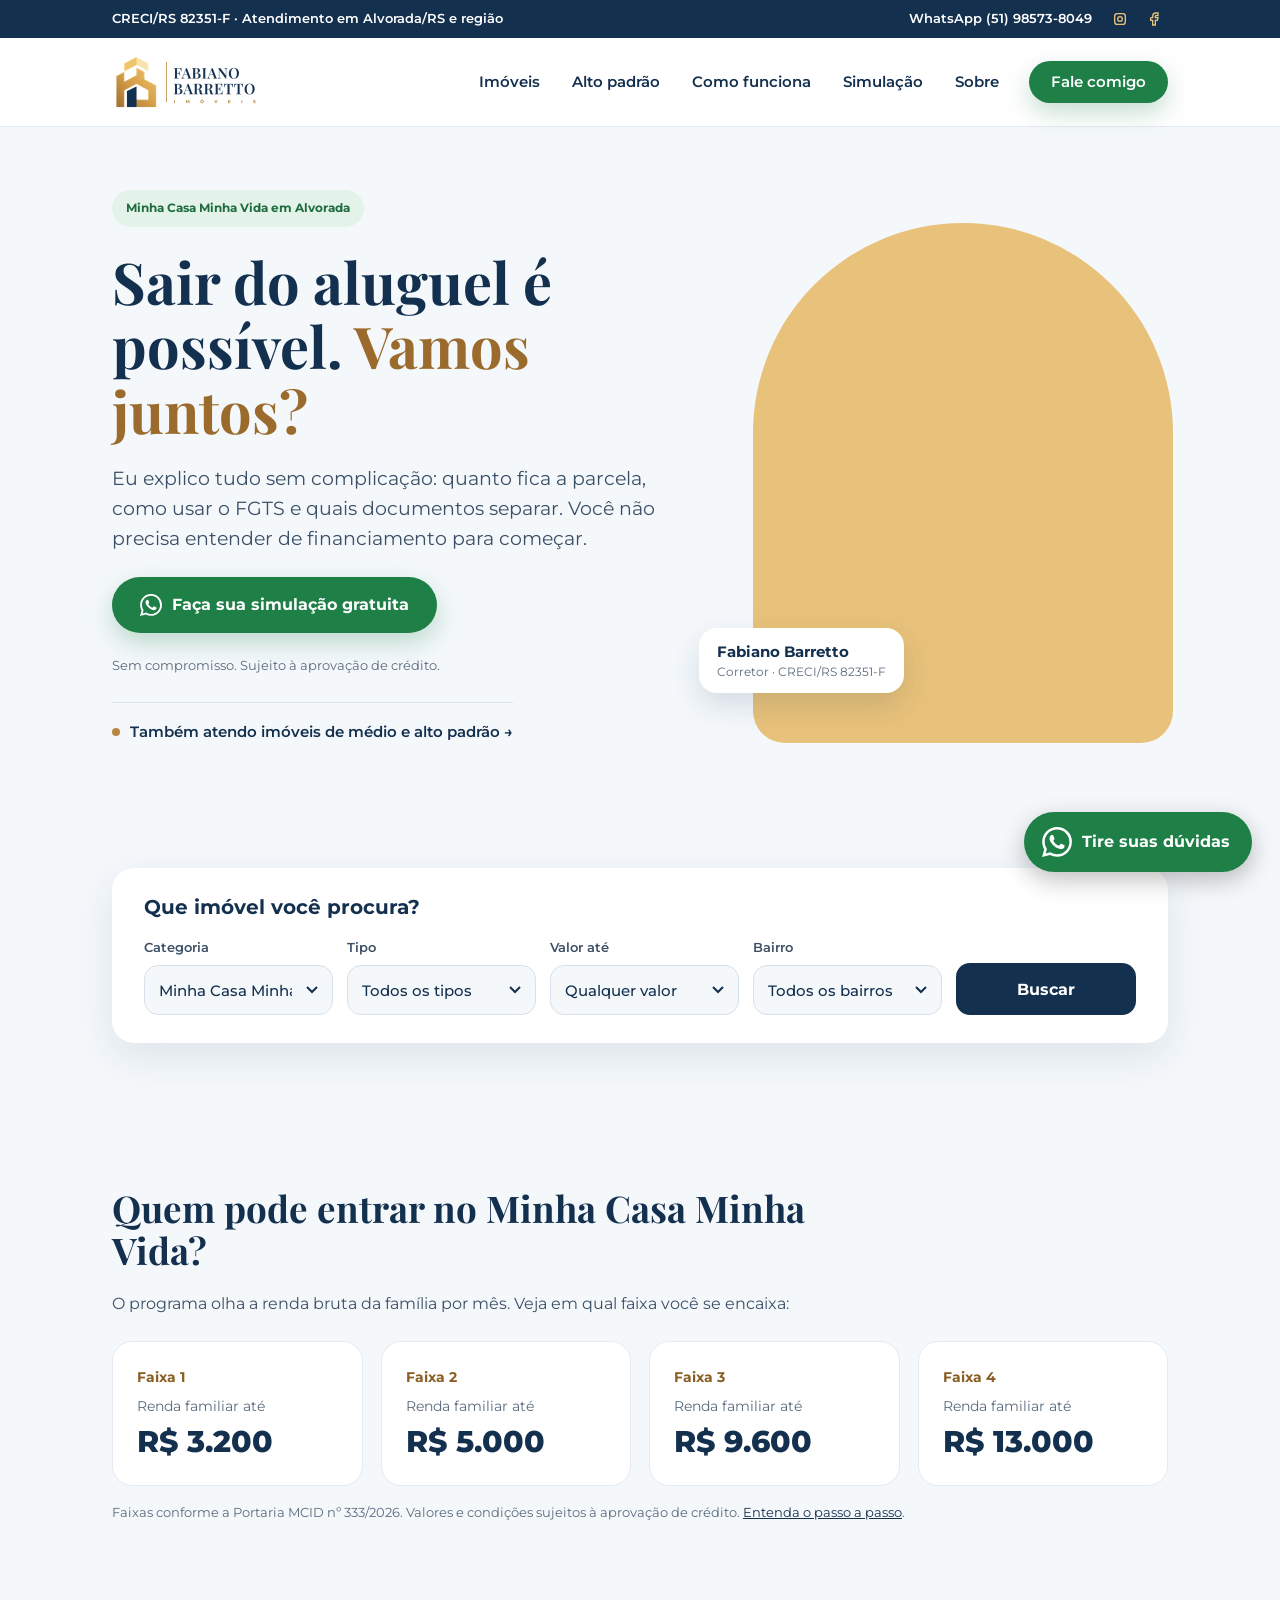
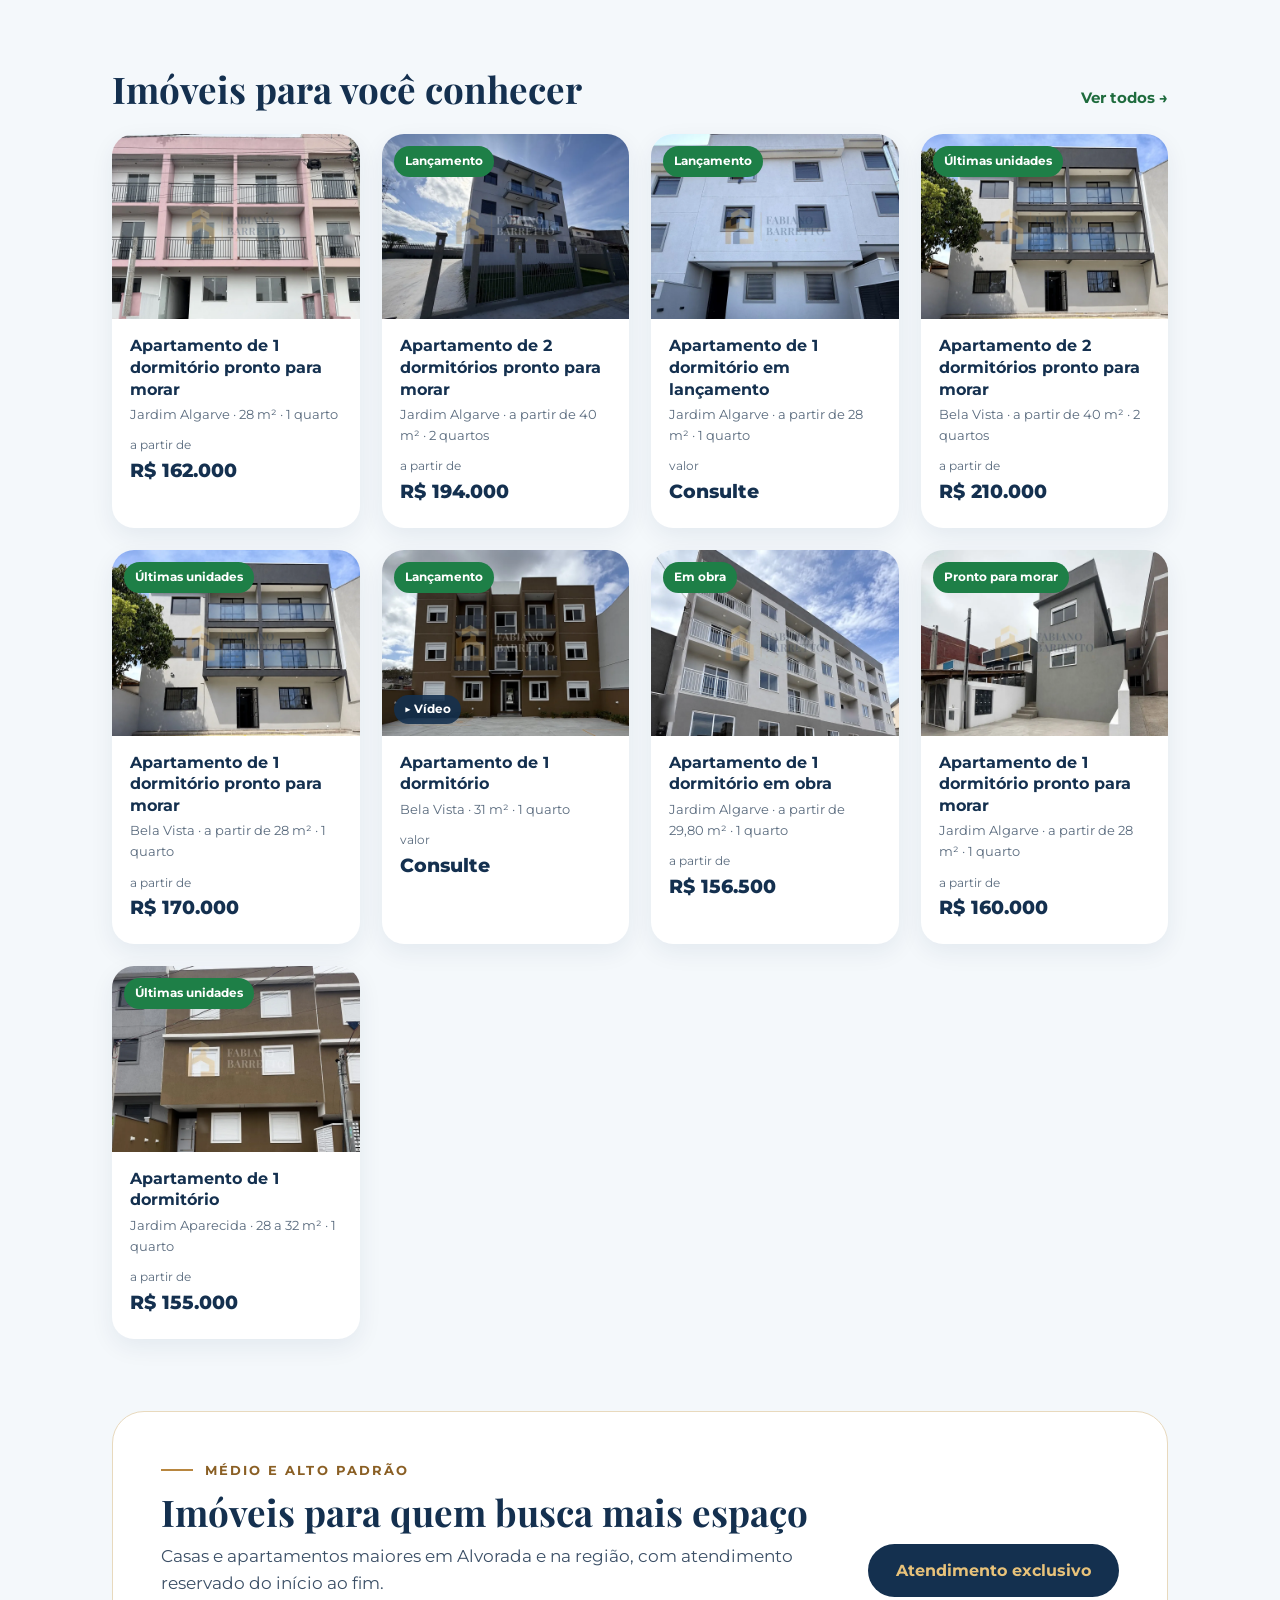
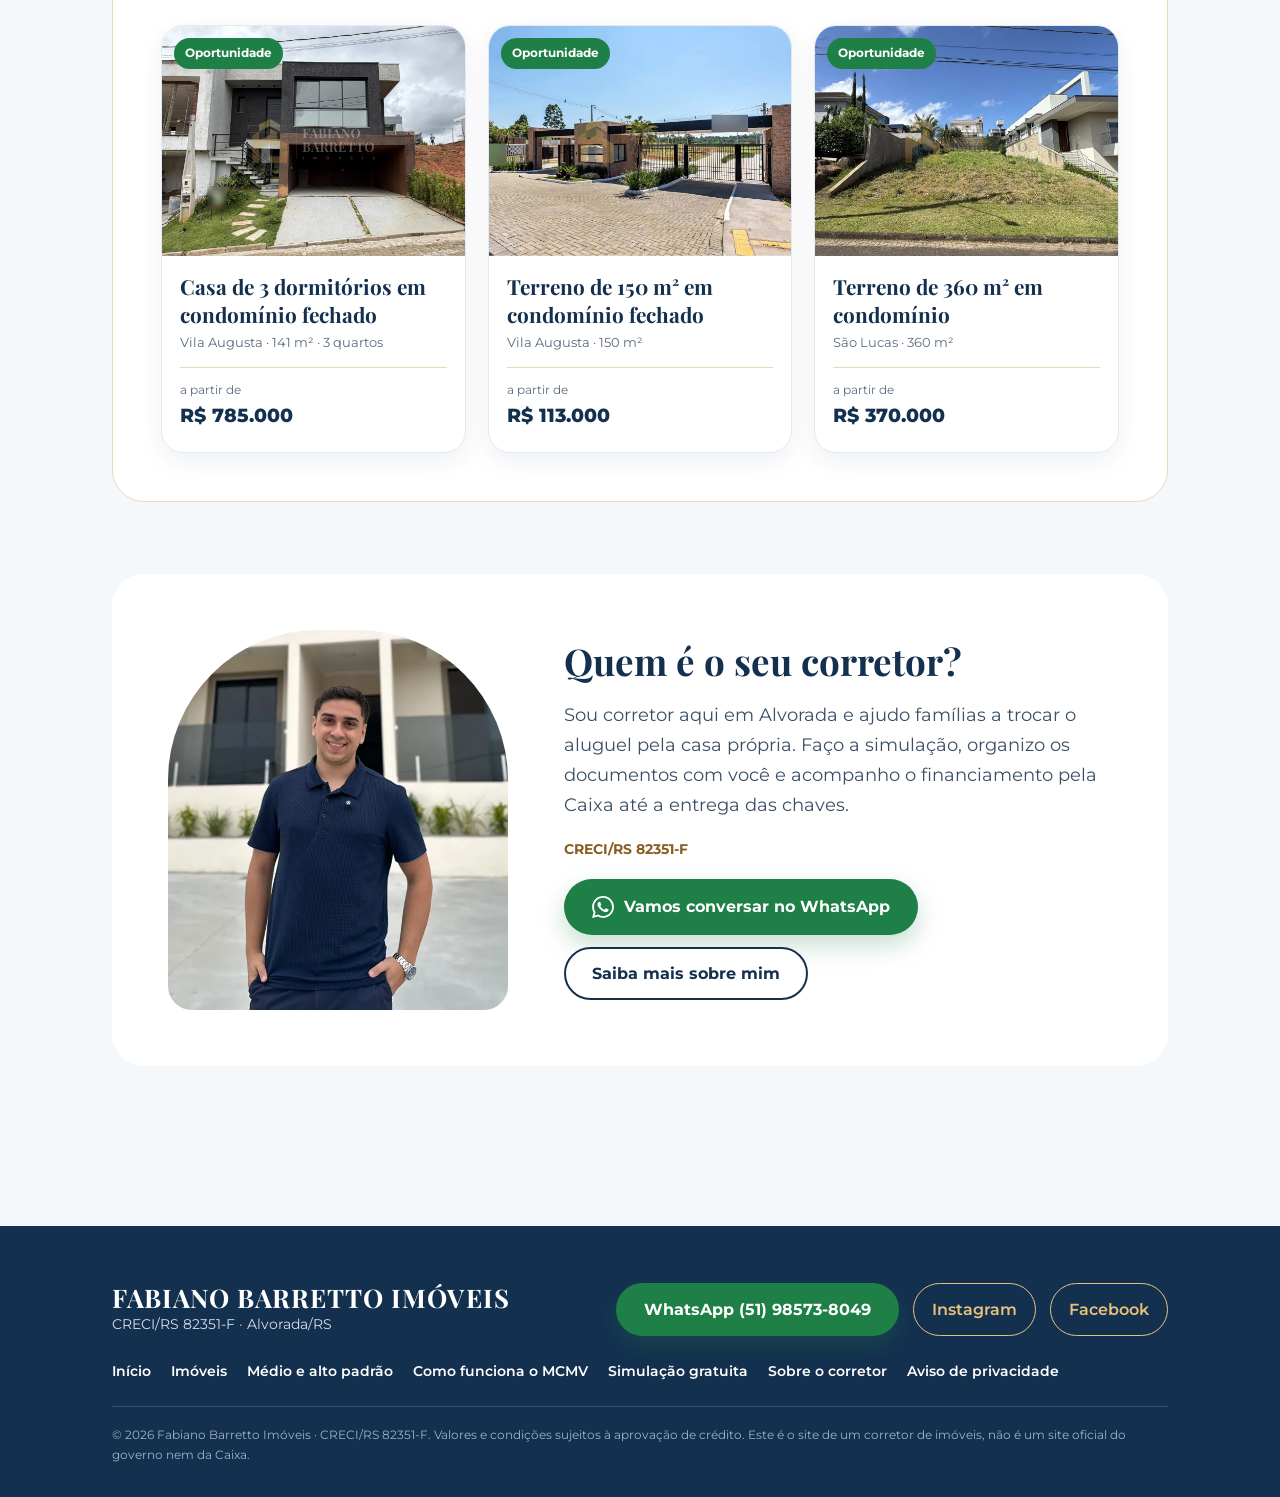
<file: index.html>
<!doctype html>
<html lang="pt-BR">
<head>
<meta charset="utf-8">
<meta name="viewport" content="width=device-width, initial-scale=1">
<title>Casa própria em Alvorada RS | Minha Casa Minha Vida | Fabiano Barretto Imóveis</title>
<meta name="description" content="Saia do aluguel com o Minha Casa Minha Vida em Alvorada RS. Fabiano Barretto Imóveis (CRECI/RS 82351-F): simulação gratuita, imóveis e acompanhamento até a chave na mão.">
<link rel="canonical" href="https://fabianobarrettoimoveis.com.br/">
<meta name="theme-color" content="#14304F">
<link rel="icon" href="favicon.svg" type="image/svg+xml">
<link rel="icon" href="favicon.ico" sizes="32x32">
<link rel="apple-touch-icon" href="img/apple-touch-icon.png">
<meta property="og:type" content="website">
<meta property="og:locale" content="pt_BR">
<meta property="og:site_name" content="Fabiano Barretto Imóveis">
<meta property="og:title" content="Saia do aluguel em Alvorada RS | Fabiano Barretto Imóveis">
<meta property="og:description" content="Minha Casa Minha Vida em Alvorada RS: simulação gratuita e acompanhamento até a chave na mão.">
<meta property="og:url" content="https://fabianobarrettoimoveis.com.br/">
<meta property="og:image" content="https://fabianobarrettoimoveis.com.br/img/og-imagem.png">
<meta property="og:image:type" content="image/png">
<meta property="og:image:width" content="1080">
<meta property="og:image:height" content="1080">
<meta property="og:image:alt" content="Logotipo Fabiano Barretto Imóveis">
<link rel="preconnect" href="https://fonts.googleapis.com">
<link rel="preconnect" href="https://fonts.gstatic.com" crossorigin>
<link href="https://fonts.googleapis.com/css2?family=Montserrat:wght@400;500;600;700;800&family=Playfair+Display:wght@600;700&display=swap" rel="stylesheet">
<link rel="stylesheet" href="css/style.css">
<script type="application/ld+json">
{
  "@context": "https://schema.org",
  "@type": "RealEstateAgent",
  "@id": "https://fabianobarrettoimoveis.com.br/#corretor",
  "name": "Fabiano Barretto Imóveis",
  "legalName": "Fabiano Barretto Empreendimentos",
  "description": "Corretor de imóveis em Alvorada, RS, especializado no Minha Casa Minha Vida. CRECI/RS 82351-F.",
  "url": "https://fabianobarrettoimoveis.com.br/",
  "logo": "https://fabianobarrettoimoveis.com.br/img/logo-horizontal.png",
  "image": "https://fabianobarrettoimoveis.com.br/img/og-imagem.png",
  "telephone": "+55-51-98573-8049",
  "identifier": { "@type": "PropertyValue", "propertyID": "CRECI/RS", "value": "82351-F" },
  "address": { "@type": "PostalAddress", "addressLocality": "Alvorada", "addressRegion": "RS", "addressCountry": "BR" },
  "founder": { "@type": "Person", "name": "Fabiano Barretto", "jobTitle": "Corretor de imóveis", "url": "https://fabianobarrettoimoveis.com.br/sobre.html" },
  "contactPoint": { "@type": "ContactPoint", "contactType": "customer service", "telephone": "+55-51-98573-8049", "url": "https://wa.me/5551985738049", "availableLanguage": "Portuguese" },
  "knowsAbout": ["Minha Casa Minha Vida", "Financiamento imobiliário", "Compra de imóveis em Alvorada RS", "Imóveis de médio e alto padrão"],
  "areaServed": [
    { "@type": "City", "name": "Alvorada", "containedInPlace": { "@type": "AdministrativeArea", "name": "Rio Grande do Sul" } },
    { "@type": "AdministrativeArea", "name": "Região Metropolitana de Porto Alegre" }
  ],
  "sameAs": [
    "https://instagram.com/fabianobarrettoimoveis",
    "https://www.facebook.com/profile.php?id=100082310847759"
  ]
}
</script>
</head>
<body>
<a class="skip" href="#conteudo">Ir para o conteúdo</a>
<div class="topo-barra">
  <div class="container">
    <span><span class="topo-texto-curto">CRECI/RS 82351-F · Alvorada/RS</span><span class="topo-texto-longo">CRECI/RS 82351-F · Atendimento em Alvorada/RS e região</span></span>
    <div class="topo-direita">
      <a class="topo-wa" href="https://wa.me/5551985738049" target="_blank" rel="noopener">WhatsApp (51) 98573-8049</a>
      <div class="topo-redes">
        <a href="https://instagram.com/fabianobarrettoimoveis" target="_blank" rel="noopener" aria-label="Instagram"><svg viewBox="0 0 24 24" fill="none" stroke="currentColor" stroke-width="2" aria-hidden="true"><rect x="4" y="4" width="16" height="16" rx="4"></rect><circle cx="12" cy="12" r="3.5"></circle><path d="M16.5 7.5v.01"></path></svg></a>
        <a href="https://www.facebook.com/profile.php?id=100082310847759" target="_blank" rel="noopener" aria-label="Facebook"><svg viewBox="0 0 24 24" fill="none" stroke="currentColor" stroke-width="2" aria-hidden="true"><path d="M7 10v4h3v7h4v-7h3l1-4h-4V8a1 1 0 0 1 1-1h3V3h-3a5 5 0 0 0-5 5v2H7"></path></svg></a>
      </div>
    </div>
  </div>
</div>
<header class="site-header">
  <div class="container header-inner">
    <a class="marca" href="index.html" aria-label="Fabiano Barretto Imóveis, página inicial">
      <img src="img/logo-site.png" alt="Fabiano Barretto Imóveis" width="157" height="54">
    </a>
    <button class="nav-toggle" type="button" aria-expanded="false" aria-controls="menu" aria-label="Abrir menu"><svg viewBox="0 0 24 24" fill="none" stroke="currentColor" stroke-width="2" aria-hidden="true"><path d="M4 7h16M4 12h16M4 17h16"></path></svg></button>
    <nav class="nav" id="menu" aria-label="Principal">
      <a href="imoveis.html">Imóveis</a>
      <a href="index.html#alto-padrao">Alto padrão</a>
      <a href="como-funciona.html">Como funciona</a>
      <a href="simulacao.html">Simulação</a>
      <a href="sobre.html">Sobre</a>
      <a class="btn btn-whatsapp" href="https://wa.me/5551985738049" target="_blank" rel="noopener">Fale comigo</a>
    </nav>
  </div>
</header>

<main id="conteudo">
  <section class="hero">
    <div class="container hero-grade">
      <div class="hero-texto">
        <span class="selo-verde">Minha Casa Minha Vida em Alvorada</span>
        <h1>Sair do aluguel é possível. <span>Vamos juntos?</span></h1>
        <p class="lead">Eu explico tudo sem complicação: quanto fica a parcela, como usar o FGTS e quais documentos separar. Você não precisa entender de financiamento para começar.</p>
        <div class="hero-acoes">
          <a class="btn btn-whatsapp" href="simulacao.html"><img src="img/whatsapp.svg" alt="" width="22" height="22">Faça sua simulação gratuita</a>
        </div>
        <p class="aviso-pequeno">Sem compromisso. Sujeito à aprovação de crédito.</p>
        <a class="link-alto" href="#alto-padrao"><span class="ponto-dourado" aria-hidden="true"></span><span class="topo-texto-curto">Também atendo médio e alto padrão →</span><span class="topo-texto-longo">Também atendo imóveis de médio e alto padrão →</span></a>
      </div>
      <div class="hero-foto">
        <picture>
          <source media="(min-width:720px)" srcset="img/fabiano-destaque-900.webp">
          <img src="img/fabiano-destaque-600.webp" width="600" height="800" alt="Fabiano Barretto, corretor de imóveis em Alvorada RS" fetchpriority="high">
        </picture>
        <div class="hero-cracha"><strong>Fabiano Barretto</strong><span>Corretor · CRECI/RS 82351-F</span></div>
      </div>
    </div>
  </section>

  <section class="secao-busca" aria-labelledby="busca-titulo">
    <div class="container">
      <form class="busca" action="imoveis.html" method="get" id="form-busca">
        <h2 class="busca-titulo" id="busca-titulo">Que imóvel você procura?</h2>
        <div class="busca-campos">
          <div>
            <label for="b-categoria">Categoria</label>
            <select id="b-categoria" name="categoria">
              <option value="mcmv">Minha Casa Minha Vida</option>
              <option value="medio-alto">Médio e alto padrão</option>
              <option value="">Todas</option>
            </select>
          </div>
          <div>
            <label for="b-tipo">Tipo</label>
            <select id="b-tipo" name="tipo">
              <option value="">Todos os tipos</option>
              <option value="Casa">Casa</option>
              <option value="Apartamento">Apartamento</option>
              <option value="Sobrado">Sobrado</option>
              <option value="Terreno">Terreno</option>
            </select>
          </div>
          <div>
            <label for="b-valor">Valor até</label>
            <select id="b-valor" name="valor">
              <option value="">Qualquer valor</option>
              <option value="200000">R$ 200 mil</option>
              <option value="300000">R$ 300 mil</option>
              <option value="500000">R$ 500 mil</option>
              <option value="800000">R$ 800 mil</option>
              <option value="1500000">R$ 1,5 milhão</option>
            </select>
          </div>
          <div>
            <label for="b-bairro">Bairro</label>
            <select id="b-bairro" name="bairro">
              <option value="">Todos os bairros</option>
            </select>
          </div>
          <button type="submit">Buscar</button>
        </div>
      </form>
    </div>
  </section>

  <section id="mcmv">
    <div class="container">
      <div class="titulo-secao">
        <h2>Quem pode entrar no Minha Casa Minha Vida?</h2>
        <p>O programa olha a renda bruta da família por mês. Veja em qual faixa você se encaixa:</p>
      </div>
      <ul class="faixas">
        <li><span class="faixa-nome">Faixa 1</span><span class="faixa-rotulo">Renda familiar até</span><strong class="faixa-valor">R$ 3.200</strong></li>
        <li><span class="faixa-nome">Faixa 2</span><span class="faixa-rotulo">Renda familiar até</span><strong class="faixa-valor">R$ 5.000</strong></li>
        <li><span class="faixa-nome">Faixa 3</span><span class="faixa-rotulo">Renda familiar até</span><strong class="faixa-valor">R$ 9.600</strong></li>
        <li><span class="faixa-nome">Faixa 4</span><span class="faixa-rotulo">Renda familiar até</span><strong class="faixa-valor">R$ 13.000</strong></li>
      </ul>
      <p class="aviso-pequeno" style="margin:16px 0 0">Faixas conforme a Portaria MCID nº 333/2026. Valores e condições sujeitos à aprovação de crédito. <a href="como-funciona.html">Entenda o passo a passo</a>.</p>
    </div>
  </section>

  <section id="imoveis">
    <div class="container">
      <div class="titulo-linha">
        <h2>Imóveis para você conhecer</h2>
        <span class="deslize" aria-hidden="true">Deslize →</span>
        <a class="link-seta" href="imoveis.html?categoria=mcmv">Ver todos →</a>
      </div>
      <div class="faixa-imoveis" id="destaques" aria-live="polite">
        <p class="vazio">Carregando imóveis...</p>
      </div>
    </div>
  </section>

  <section id="alto-padrao" style="padding-top:0">
    <div class="container">
      <div class="bloco-alto">
        <div class="bloco-alto-topo">
          <div class="bloco-alto-texto">
            <span class="eyebrow-linha">Médio e alto padrão</span>
            <h2>Imóveis para quem busca mais espaço</h2>
            <p>Casas e apartamentos maiores em Alvorada e na região, com atendimento reservado do início ao fim.</p>
          </div>
          <a class="btn btn-exclusivo" href="https://wa.me/5551985738049?text=Ol%C3%A1%2C%20Fabiano!%20Tenho%20interesse%20em%20im%C3%B3veis%20de%20m%C3%A9dio%20e%20alto%20padr%C3%A3o." target="_blank" rel="noopener">Atendimento exclusivo</a>
        </div>
        <div class="faixa-imoveis tres" id="destaques-alto" aria-live="polite">
          <p class="vazio">Carregando imóveis...</p>
        </div>
      </div>
    </div>
  </section>

  <section id="sobre" style="padding-top:0">
    <div class="container">
      <div class="bloco-sobre">
        <div class="foto-arco">
          <picture>
            <source media="(min-width:720px)" srcset="img/fabiano-sobre-640.webp">
            <img src="img/fabiano-sobre-400.webp" width="400" height="500" alt="Fabiano Barretto, corretor de imóveis em Alvorada RS" loading="lazy">
          </picture>
        </div>
        <div style="display:flex;flex-direction:column;gap:18px">
          <h2>Quem é o seu corretor?</h2>
          <p>Sou corretor aqui em Alvorada e ajudo famílias a trocar o aluguel pela casa própria. Faço a simulação, organizo os documentos com você e acompanho o financiamento pela Caixa até a entrega das chaves.</p>
          <span class="creci-destaque">CRECI/RS 82351-F</span>
          <div class="acoes">
            <a class="btn btn-whatsapp" href="https://wa.me/5551985738049?text=Ol%C3%A1%2C%20Fabiano!%20Vim%20pelo%20seu%20site%20e%20quero%20conversar." target="_blank" rel="noopener"><img src="img/whatsapp.svg" alt="" width="22" height="22">Vamos conversar no WhatsApp</a>
            <a class="btn btn-contorno" href="sobre.html">Saiba mais sobre mim</a>
          </div>
        </div>
      </div>
    </div>
  </section>
</main>

<footer class="site-footer">
  <div class="container">
    <div class="footer-topo">
      <div>
        <div class="footer-nome">FABIANO BARRETTO IMÓVEIS</div>
        <div>CRECI/RS 82351-F · Alvorada/RS</div>
      </div>
      <div class="footer-botoes">
        <a class="btn btn-whatsapp" href="https://wa.me/5551985738049" target="_blank" rel="noopener">WhatsApp (51) 98573-8049</a>
        <a class="btn btn-dourado" href="https://instagram.com/fabianobarrettoimoveis" target="_blank" rel="noopener">Instagram</a>
        <a class="btn btn-dourado" href="https://www.facebook.com/profile.php?id=100082310847759" target="_blank" rel="noopener">Facebook</a>
      </div>
    </div>
    <ul class="footer-nav" aria-label="Páginas do site">
      <li><a href="index.html">Início</a></li>
      <li><a href="imoveis.html">Imóveis</a></li>
      <li><a href="imoveis.html?categoria=medio-alto">Médio e alto padrão</a></li>
      <li><a href="como-funciona.html">Como funciona o MCMV</a></li>
      <li><a href="simulacao.html">Simulação gratuita</a></li>
      <li><a href="sobre.html">Sobre o corretor</a></li>
      <li><a href="privacidade.html">Aviso de privacidade</a></li>
    </ul>
    <p class="footer-legal">&copy; <span id="ano">2026</span> Fabiano Barretto Imóveis · CRECI/RS 82351-F. Valores e condições sujeitos à aprovação de crédito. Este é o site de um corretor de imóveis, não é um site oficial do governo nem da Caixa.</p>
  </div>
</footer>

<a class="wa-flutuante" href="https://wa.me/5551985738049?text=Ol%C3%A1%2C%20Fabiano!%20Vim%20pelo%20seu%20site." target="_blank" rel="noopener" aria-label="Fale comigo no WhatsApp"><img src="img/whatsapp.svg" alt="" width="30" height="30"><span>Tire suas dúvidas</span></a>
<script src="js/main.js" defer></script>
</body>
</html>
</file>
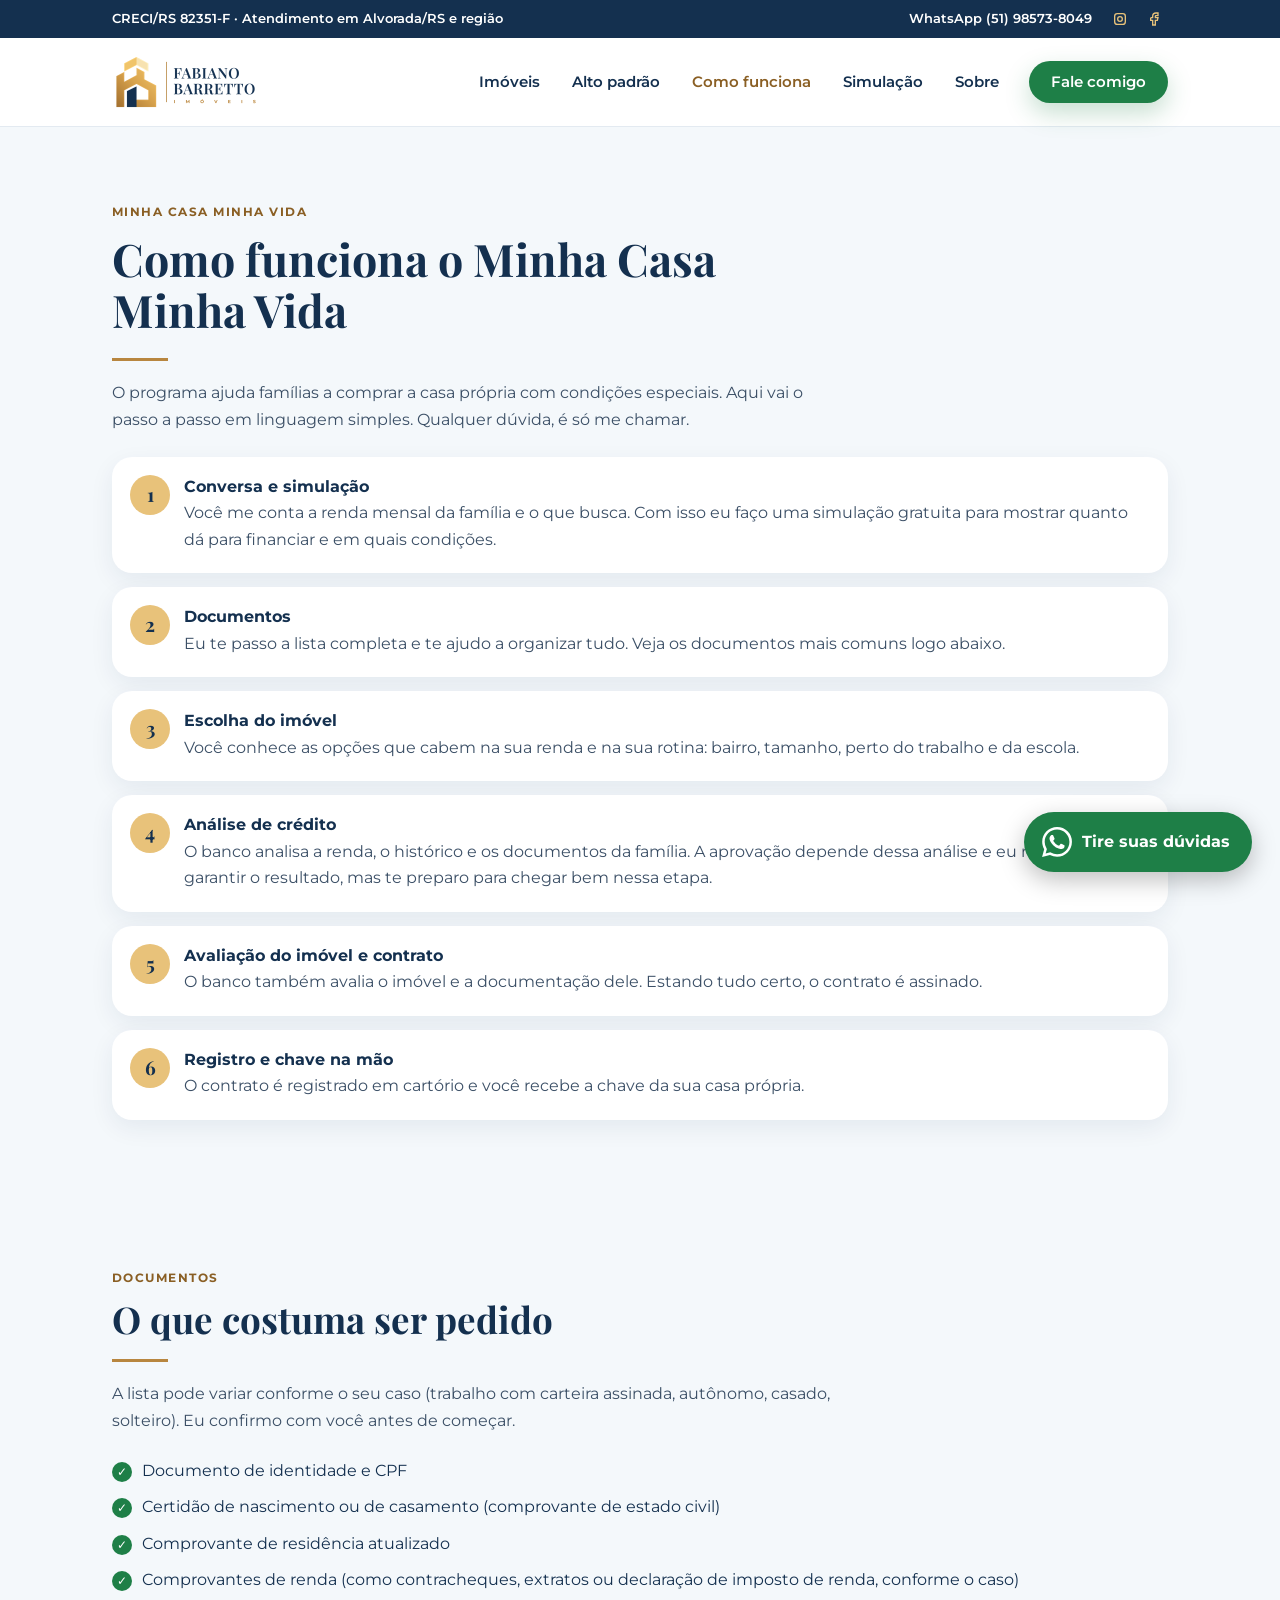
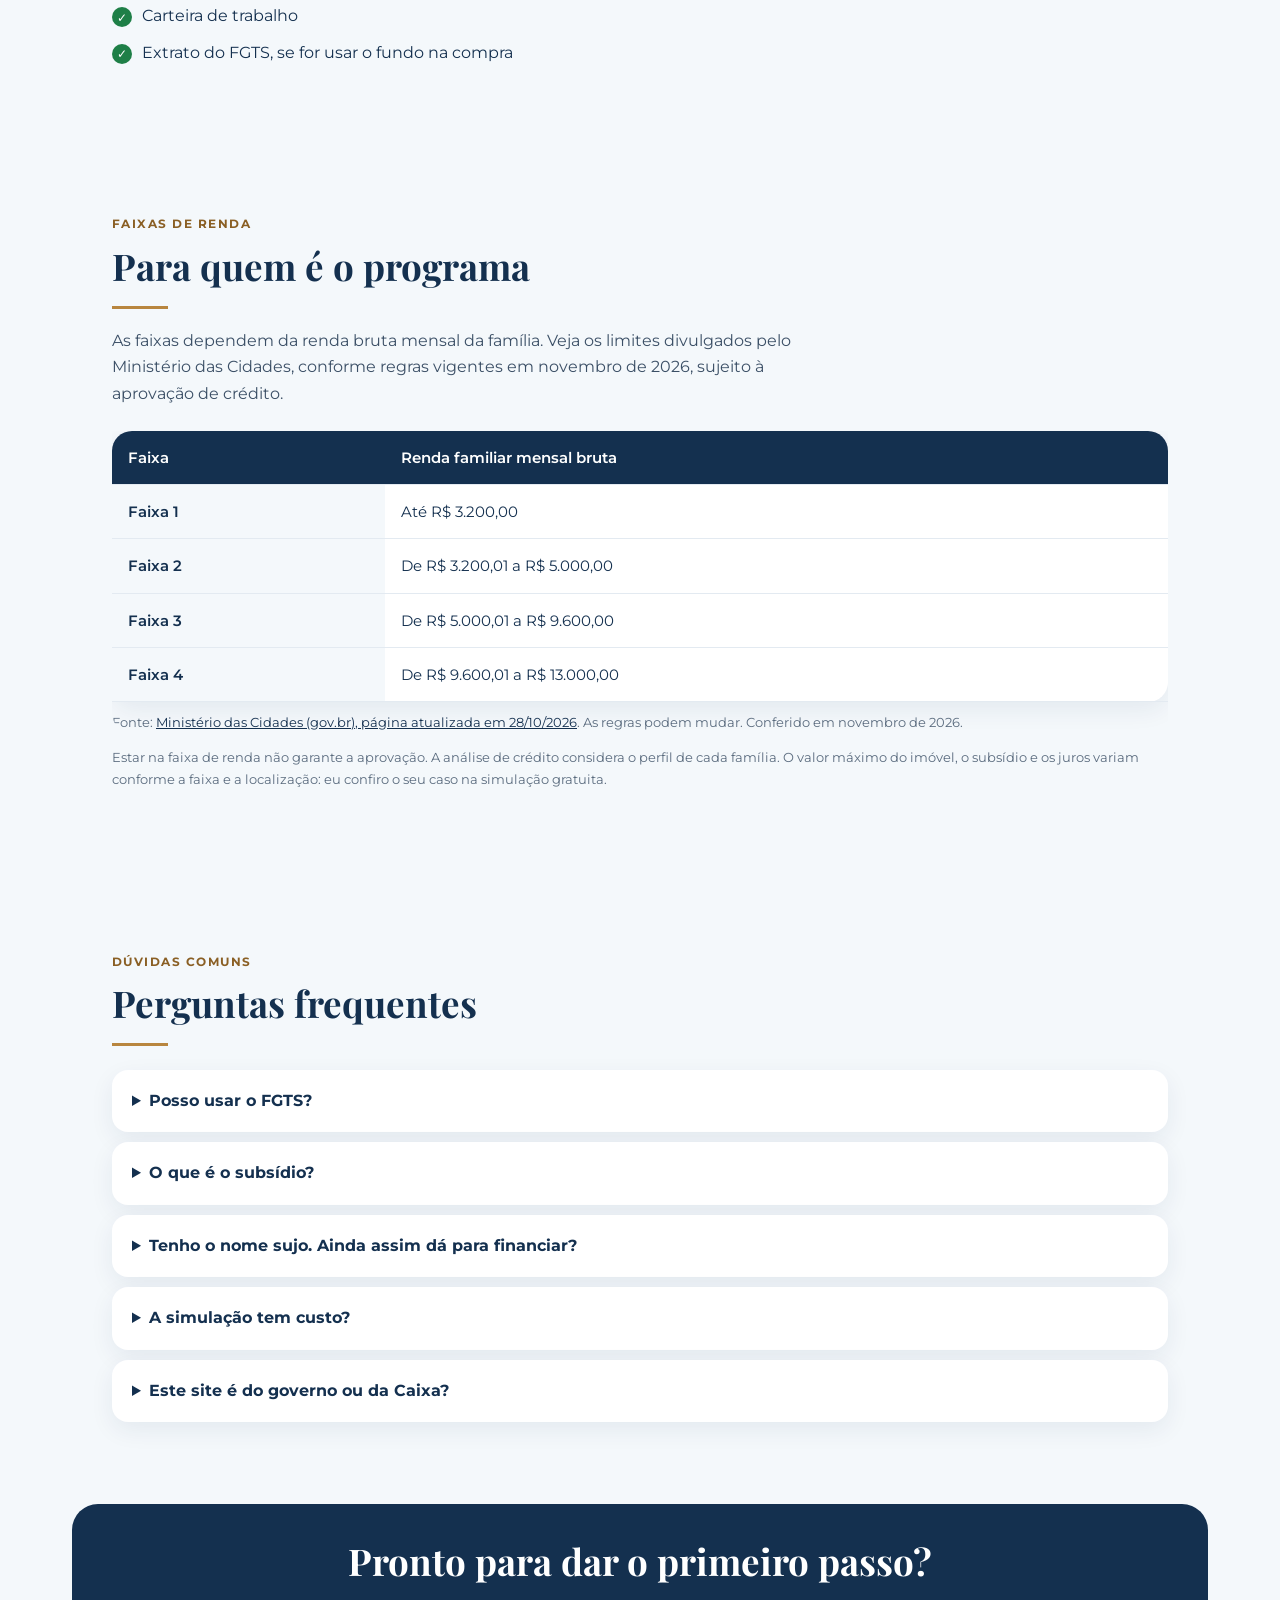
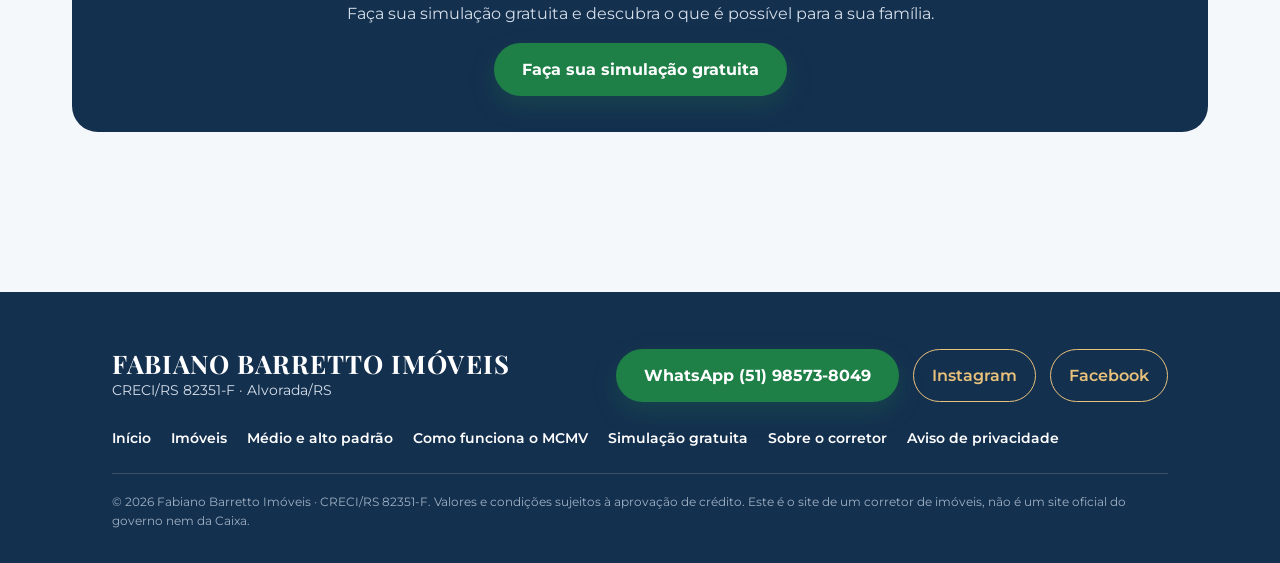
<file: como-funciona.html>
<!doctype html>
<html lang="pt-BR">
<head>
<meta charset="utf-8">
<meta name="viewport" content="width=device-width, initial-scale=1">
<title>Como funciona o Minha Casa Minha Vida em Alvorada RS | Fabiano Barretto Imóveis</title>
<meta name="description" content="Passo a passo do Minha Casa Minha Vida em Alvorada RS: simulação, documentos, FGTS, subsídio e financiamento. Explicado de forma simples por Fabiano Barretto, CRECI/RS 82351-F.">
<link rel="canonical" href="https://fabianobarrettoimoveis.com.br/como-funciona.html">
<meta name="theme-color" content="#14304F">
<link rel="icon" href="favicon.svg" type="image/svg+xml">
<link rel="icon" href="favicon.ico" sizes="32x32">
<link rel="apple-touch-icon" href="img/apple-touch-icon.png">
<meta property="og:type" content="article">
<meta property="og:locale" content="pt_BR">
<meta property="og:site_name" content="Fabiano Barretto Imóveis">
<meta property="og:title" content="Como funciona o Minha Casa Minha Vida | Fabiano Barretto Imóveis">
<meta property="og:description" content="Passo a passo, documentos e dúvidas comuns do Minha Casa Minha Vida em Alvorada RS.">
<meta property="og:url" content="https://fabianobarrettoimoveis.com.br/como-funciona.html">
<meta property="og:image" content="https://fabianobarrettoimoveis.com.br/img/og-imagem.png">
<meta property="og:image:type" content="image/png">
<meta property="og:image:width" content="1080">
<meta property="og:image:height" content="1080">
<meta property="og:image:alt" content="Logotipo Fabiano Barretto Imóveis">
<link rel="preconnect" href="https://fonts.googleapis.com">
<link rel="preconnect" href="https://fonts.gstatic.com" crossorigin>
<link href="https://fonts.googleapis.com/css2?family=Montserrat:wght@400;500;600;700;800&family=Playfair+Display:wght@600;700&display=swap" rel="stylesheet">
<link rel="stylesheet" href="css/style.css">
</head>
<body>
<a class="skip" href="#conteudo">Ir para o conteúdo</a>
<div class="topo-barra">
  <div class="container">
    <span><span class="topo-texto-curto">CRECI/RS 82351-F · Alvorada/RS</span><span class="topo-texto-longo">CRECI/RS 82351-F · Atendimento em Alvorada/RS e região</span></span>
    <div class="topo-direita">
      <a class="topo-wa" href="https://wa.me/5551985738049" target="_blank" rel="noopener">WhatsApp (51) 98573-8049</a>
      <div class="topo-redes">
        <a href="https://instagram.com/fabianobarrettoimoveis" target="_blank" rel="noopener" aria-label="Instagram"><svg viewBox="0 0 24 24" fill="none" stroke="currentColor" stroke-width="2" aria-hidden="true"><rect x="4" y="4" width="16" height="16" rx="4"></rect><circle cx="12" cy="12" r="3.5"></circle><path d="M16.5 7.5v.01"></path></svg></a>
        <a href="https://www.facebook.com/profile.php?id=100082310847759" target="_blank" rel="noopener" aria-label="Facebook"><svg viewBox="0 0 24 24" fill="none" stroke="currentColor" stroke-width="2" aria-hidden="true"><path d="M7 10v4h3v7h4v-7h3l1-4h-4V8a1 1 0 0 1 1-1h3V3h-3a5 5 0 0 0-5 5v2H7"></path></svg></a>
      </div>
    </div>
  </div>
</div>
<header class="site-header">
  <div class="container header-inner">
    <a class="marca" href="index.html" aria-label="Fabiano Barretto Imóveis, página inicial">
      <img src="img/logo-site.png" alt="Fabiano Barretto Imóveis" width="157" height="54">
    </a>
    <button class="nav-toggle" type="button" aria-expanded="false" aria-controls="menu" aria-label="Abrir menu"><svg viewBox="0 0 24 24" fill="none" stroke="currentColor" stroke-width="2" aria-hidden="true"><path d="M4 7h16M4 12h16M4 17h16"></path></svg></button>
    <nav class="nav" id="menu" aria-label="Principal">
      <a href="imoveis.html">Imóveis</a>
      <a href="index.html#alto-padrao">Alto padrão</a>
      <a href="como-funciona.html" aria-current="page">Como funciona</a>
      <a href="simulacao.html">Simulação</a>
      <a href="sobre.html">Sobre</a>
      <a class="btn btn-whatsapp" href="https://wa.me/5551985738049" target="_blank" rel="noopener">Fale comigo</a>
    </nav>
  </div>
</header>

<main id="conteudo">
  <section>
    <div class="container">
      <div class="titulo-secao">
        <span class="eyebrow">Minha Casa Minha Vida</span>
        <h1>Como funciona o Minha Casa Minha Vida</h1>
        <hr class="linha-dourada">
        <p>O programa ajuda famílias a comprar a casa própria com condições especiais. Aqui vai o passo a passo em linguagem simples. Qualquer dúvida, é só me chamar.</p>
      </div>
      <ol class="passos">
        <li><h3>Conversa e simulação</h3><p>Você me conta a renda mensal da família e o que busca. Com isso eu faço uma simulação gratuita para mostrar quanto dá para financiar e em quais condições.</p></li>
        <li><h3>Documentos</h3><p>Eu te passo a lista completa e te ajudo a organizar tudo. Veja os documentos mais comuns logo abaixo.</p></li>
        <li><h3>Escolha do imóvel</h3><p>Você conhece as opções que cabem na sua renda e na sua rotina: bairro, tamanho, perto do trabalho e da escola.</p></li>
        <li><h3>Análise de crédito</h3><p>O banco analisa a renda, o histórico e os documentos da família. A aprovação depende dessa análise e eu não posso garantir o resultado, mas te preparo para chegar bem nessa etapa.</p></li>
        <li><h3>Avaliação do imóvel e contrato</h3><p>O banco também avalia o imóvel e a documentação dele. Estando tudo certo, o contrato é assinado.</p></li>
        <li><h3>Registro e chave na mão</h3><p>O contrato é registrado em cartório e você recebe a chave da sua casa própria.</p></li>
      </ol>
    </div>
  </section>

  <section class="secao-gelo">
    <div class="container">
      <div class="titulo-secao">
        <span class="eyebrow">Documentos</span>
        <h2>O que costuma ser pedido</h2>
        <hr class="linha-dourada">
        <p>A lista pode variar conforme o seu caso (trabalho com carteira assinada, autônomo, casado, solteiro). Eu confirmo com você antes de começar.</p>
      </div>
      <ul class="lista-check">
        <li>Documento de identidade e CPF</li>
        <li>Certidão de nascimento ou de casamento (comprovante de estado civil)</li>
        <li>Comprovante de residência atualizado</li>
        <li>Comprovantes de renda (como contracheques, extratos ou declaração de imposto de renda, conforme o caso)</li>
        <li>Carteira de trabalho</li>
        <li>Extrato do FGTS, se for usar o fundo na compra</li>
      </ul>
    </div>
  </section>

  <section>
    <div class="container">
      <div class="titulo-secao">
        <span class="eyebrow">Faixas de renda</span>
        <h2>Para quem é o programa</h2>
        <hr class="linha-dourada">
        <p>As faixas dependem da renda bruta mensal da família. Veja os limites divulgados pelo Ministério das Cidades, conforme regras vigentes em novembro de 2026, sujeito à aprovação de crédito.</p>
      </div>
      <div class="tabela-rolagem">
        <table>
          <caption>Fonte: <a href="https://www.gov.br/cidades/pt-br/acesso-a-informacao/acoes-e-programas/habitacao/programa-minha-casa-minha-vida/mcmv-fgts" target="_blank" rel="noopener">Ministério das Cidades (gov.br), página atualizada em 28/10/2026</a>. As regras podem mudar. Conferido em novembro de 2026.</caption>
          <thead><tr><th scope="col">Faixa</th><th scope="col">Renda familiar mensal bruta</th></tr></thead>
          <tbody>
            <tr><th scope="row" style="background:var(--gelo);color:var(--marinho)">Faixa 1</th><td>Até R$ 3.200,00</td></tr>
            <tr><th scope="row" style="background:var(--gelo);color:var(--marinho)">Faixa 2</th><td>De R$ 3.200,01 a R$ 5.000,00</td></tr>
            <tr><th scope="row" style="background:var(--gelo);color:var(--marinho)">Faixa 3</th><td>De R$ 5.000,01 a R$ 9.600,00</td></tr>
            <tr><th scope="row" style="background:var(--gelo);color:var(--marinho)">Faixa 4</th><td>De R$ 9.600,01 a R$ 13.000,00</td></tr>
          </tbody>
        </table>
      </div>
      <p class="aviso-pequeno" style="margin-top:14px">Estar na faixa de renda não garante a aprovação. A análise de crédito considera o perfil de cada família. O valor máximo do imóvel, o subsídio e os juros variam conforme a faixa e a localização: eu confiro o seu caso na simulação gratuita.</p>
    </div>
  </section>

  <section class="secao-gelo">
    <div class="container">
      <div class="titulo-secao">
        <span class="eyebrow">Dúvidas comuns</span>
        <h2>Perguntas frequentes</h2>
        <hr class="linha-dourada">
      </div>
      <details>
        <summary>Posso usar o FGTS?</summary>
        <p>Em geral, o FGTS pode ajudar na entrada ou na redução do financiamento, conforme as regras do programa e a situação de cada trabalhador. Na simulação eu verifico o seu caso.</p>
      </details>
      <details>
        <summary>O que é o subsídio?</summary>
        <p>É um desconto concedido pelo programa a algumas famílias, que reduz o valor a financiar. Se você tem direito e de quanto depende da renda, da localização do imóvel e das regras vigentes. Por isso, o valor certo só aparece na simulação, e é sempre sujeito à aprovação de crédito.</p>
      </details>
      <details>
        <summary>Tenho o nome sujo. Ainda assim dá para financiar?</summary>
        <p>Restrições no CPF costumam atrapalhar a análise de crédito. Cada situação é única: me chame no WhatsApp e eu te oriento sobre os melhores próximos passos.</p>
      </details>
      <details>
        <summary>A simulação tem custo?</summary>
        <p>Não. A simulação comigo é gratuita e sem compromisso.</p>
      </details>
      <details>
        <summary>Este site é do governo ou da Caixa?</summary>
        <p>Não. Este é o site do corretor de imóveis Fabiano Barretto (CRECI/RS 82351-F). As informações do programa vêm de fontes oficiais, que estão citadas nesta página.</p>
      </details>
    </div>
  </section>

  <section class="cta-final">
    <div class="container">
      <h2>Pronto para dar o primeiro passo?</h2>
      <p>Faça sua simulação gratuita e descubra o que é possível para a sua família.</p>
      <div class="hero-acoes">
        <a class="btn btn-whatsapp" href="simulacao.html">Faça sua simulação gratuita</a>
      </div>
    </div>
  </section>
</main>

<footer class="site-footer">
  <div class="container">
    <div class="footer-topo">
      <div>
        <div class="footer-nome">FABIANO BARRETTO IMÓVEIS</div>
        <div>CRECI/RS 82351-F · Alvorada/RS</div>
      </div>
      <div class="footer-botoes">
        <a class="btn btn-whatsapp" href="https://wa.me/5551985738049" target="_blank" rel="noopener">WhatsApp (51) 98573-8049</a>
        <a class="btn btn-dourado" href="https://instagram.com/fabianobarrettoimoveis" target="_blank" rel="noopener">Instagram</a>
        <a class="btn btn-dourado" href="https://www.facebook.com/profile.php?id=100082310847759" target="_blank" rel="noopener">Facebook</a>
      </div>
    </div>
    <ul class="footer-nav" aria-label="Páginas do site">
      <li><a href="index.html">Início</a></li>
      <li><a href="imoveis.html">Imóveis</a></li>
      <li><a href="imoveis.html?categoria=medio-alto">Médio e alto padrão</a></li>
      <li><a href="como-funciona.html">Como funciona o MCMV</a></li>
      <li><a href="simulacao.html">Simulação gratuita</a></li>
      <li><a href="sobre.html">Sobre o corretor</a></li>
      <li><a href="privacidade.html">Aviso de privacidade</a></li>
    </ul>
    <p class="footer-legal">&copy; <span id="ano">2026</span> Fabiano Barretto Imóveis · CRECI/RS 82351-F. Valores e condições sujeitos à aprovação de crédito. Este é o site de um corretor de imóveis, não é um site oficial do governo nem da Caixa.</p>
  </div>
</footer>

<a class="wa-flutuante" href="https://wa.me/5551985738049?text=Ol%C3%A1%2C%20Fabiano!%20Vim%20pelo%20seu%20site." target="_blank" rel="noopener" aria-label="Fale comigo no WhatsApp"><img src="img/whatsapp.svg" alt="" width="30" height="30"><span>Tire suas dúvidas</span></a>
<script src="js/main.js" defer></script>
</body>
</html>
</file>
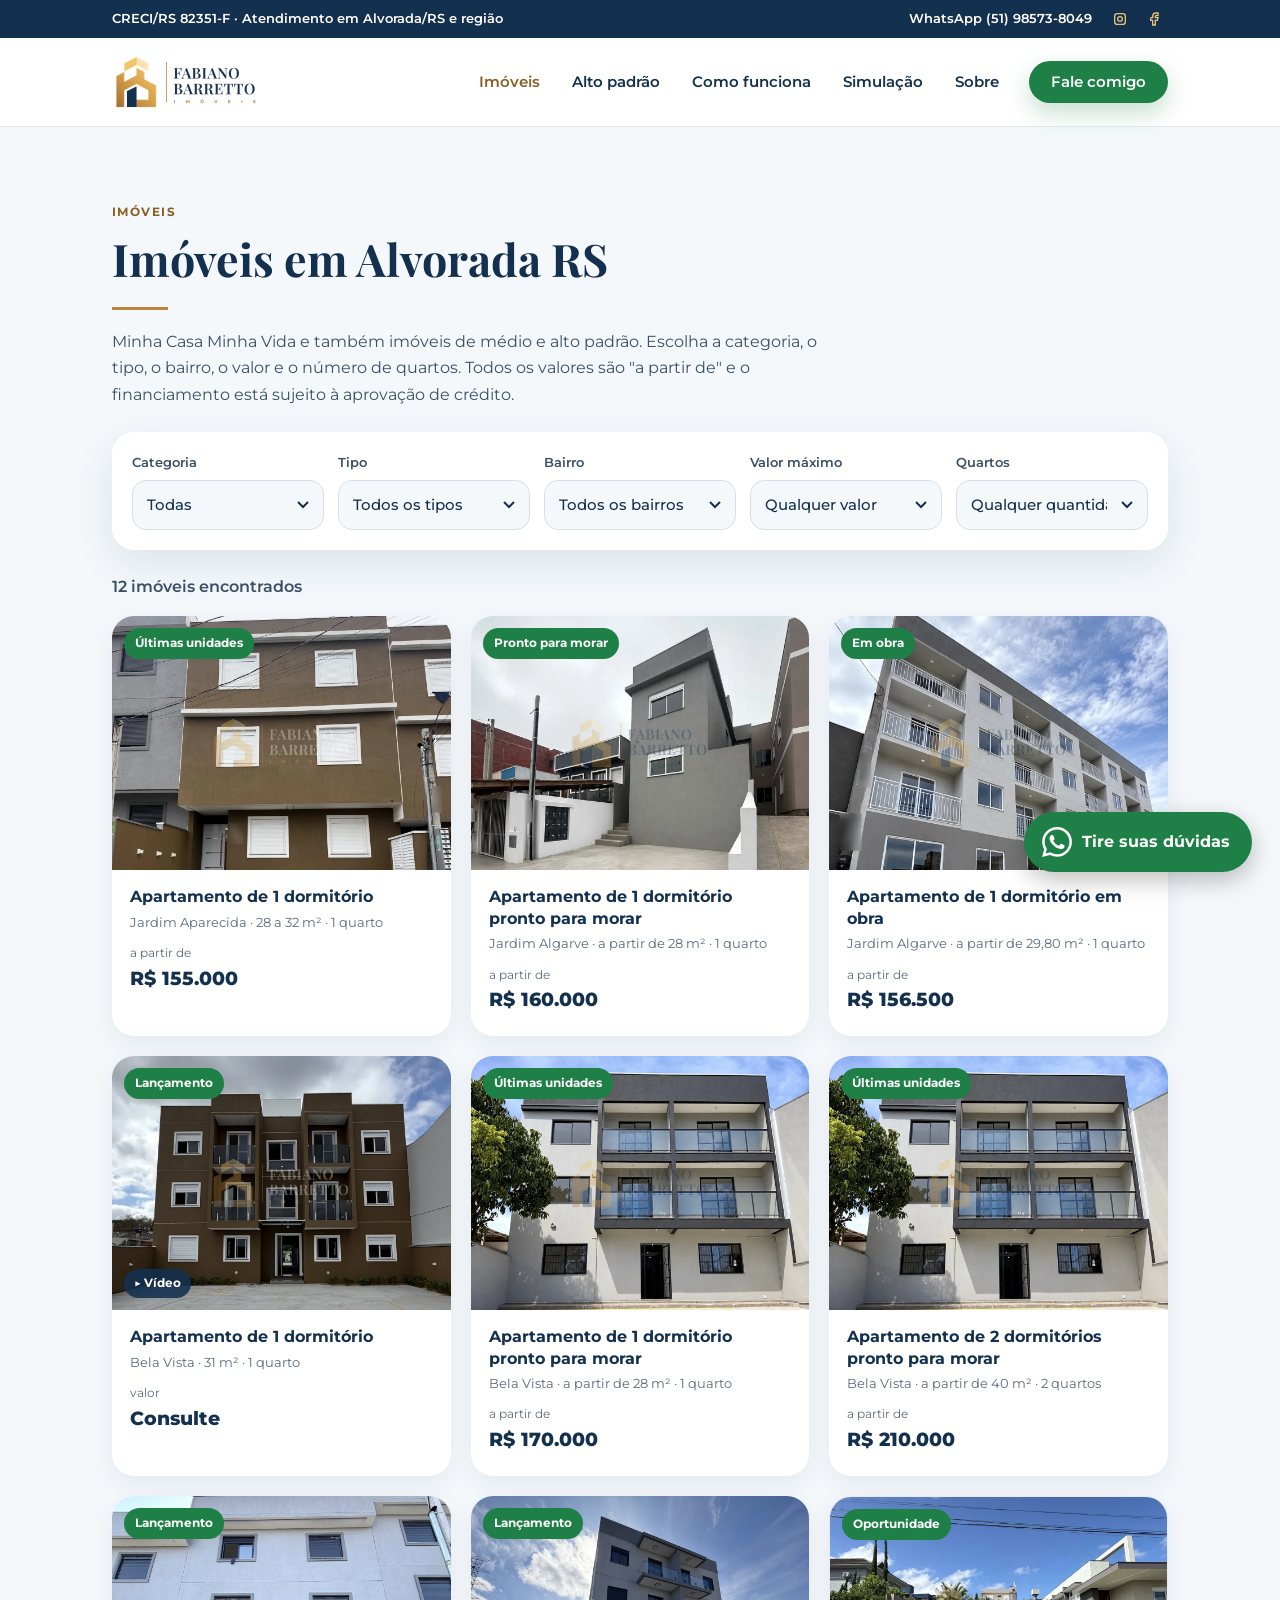
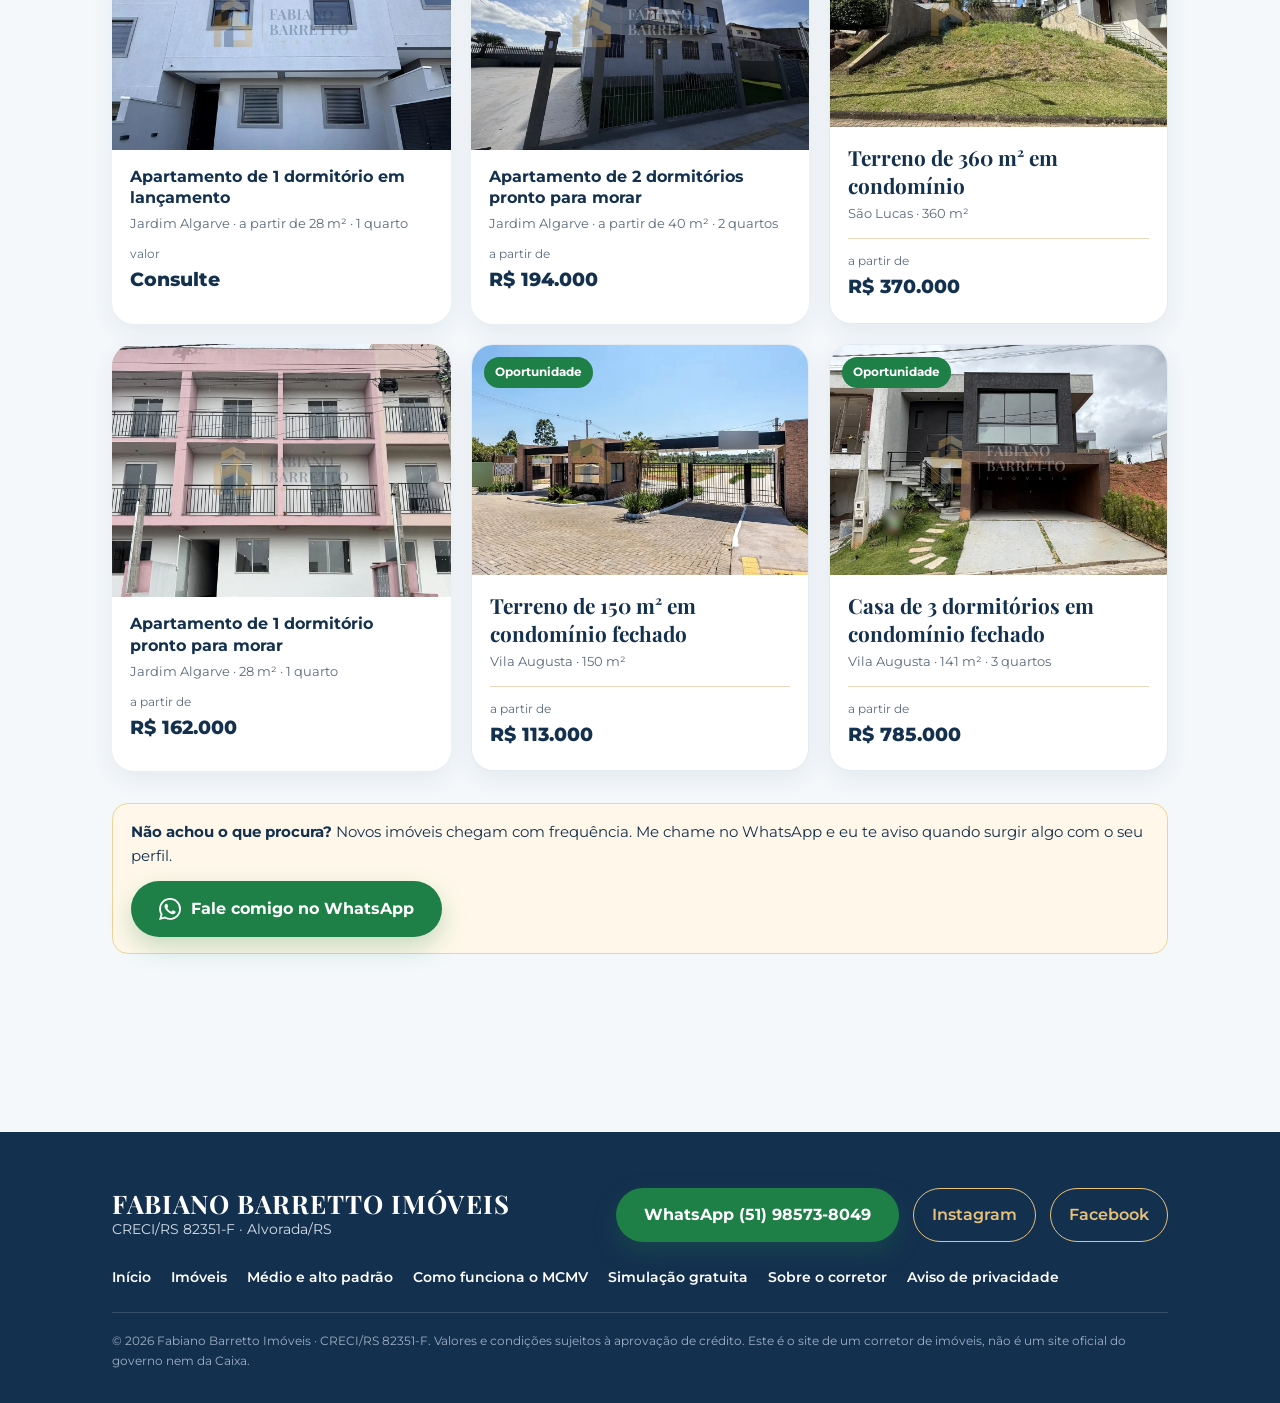
<file: imoveis.html>
<!doctype html>
<html lang="pt-BR">
<head>
<meta charset="utf-8">
<meta name="viewport" content="width=device-width, initial-scale=1">
<title>Imóveis em Alvorada RS | Minha Casa Minha Vida | Fabiano Barretto Imóveis</title>
<meta name="description" content="Veja casas e apartamentos em Alvorada RS para o Minha Casa Minha Vida. Filtre por bairro, valor e número de quartos. Fabiano Barretto Imóveis, CRECI/RS 82351-F.">
<link rel="canonical" href="https://fabianobarrettoimoveis.com.br/imoveis.html">
<meta name="theme-color" content="#14304F">
<link rel="icon" href="favicon.svg" type="image/svg+xml">
<link rel="icon" href="favicon.ico" sizes="32x32">
<link rel="apple-touch-icon" href="img/apple-touch-icon.png">
<meta property="og:type" content="website">
<meta property="og:locale" content="pt_BR">
<meta property="og:site_name" content="Fabiano Barretto Imóveis">
<meta property="og:title" content="Imóveis em Alvorada RS | Fabiano Barretto Imóveis">
<meta property="og:description" content="Casas e apartamentos em Alvorada RS para o Minha Casa Minha Vida.">
<meta property="og:url" content="https://fabianobarrettoimoveis.com.br/imoveis.html">
<meta property="og:image" content="https://fabianobarrettoimoveis.com.br/img/og-imagem.png">
<meta property="og:image:type" content="image/png">
<meta property="og:image:width" content="1080">
<meta property="og:image:height" content="1080">
<meta property="og:image:alt" content="Logotipo Fabiano Barretto Imóveis">
<link rel="preconnect" href="https://fonts.googleapis.com">
<link rel="preconnect" href="https://fonts.gstatic.com" crossorigin>
<link href="https://fonts.googleapis.com/css2?family=Montserrat:wght@400;500;600;700;800&family=Playfair+Display:wght@600;700&display=swap" rel="stylesheet">
<link rel="stylesheet" href="css/style.css">
</head>
<body>
<a class="skip" href="#conteudo">Ir para o conteúdo</a>
<div class="topo-barra">
  <div class="container">
    <span><span class="topo-texto-curto">CRECI/RS 82351-F · Alvorada/RS</span><span class="topo-texto-longo">CRECI/RS 82351-F · Atendimento em Alvorada/RS e região</span></span>
    <div class="topo-direita">
      <a class="topo-wa" href="https://wa.me/5551985738049" target="_blank" rel="noopener">WhatsApp (51) 98573-8049</a>
      <div class="topo-redes">
        <a href="https://instagram.com/fabianobarrettoimoveis" target="_blank" rel="noopener" aria-label="Instagram"><svg viewBox="0 0 24 24" fill="none" stroke="currentColor" stroke-width="2" aria-hidden="true"><rect x="4" y="4" width="16" height="16" rx="4"></rect><circle cx="12" cy="12" r="3.5"></circle><path d="M16.5 7.5v.01"></path></svg></a>
        <a href="https://www.facebook.com/profile.php?id=100082310847759" target="_blank" rel="noopener" aria-label="Facebook"><svg viewBox="0 0 24 24" fill="none" stroke="currentColor" stroke-width="2" aria-hidden="true"><path d="M7 10v4h3v7h4v-7h3l1-4h-4V8a1 1 0 0 1 1-1h3V3h-3a5 5 0 0 0-5 5v2H7"></path></svg></a>
      </div>
    </div>
  </div>
</div>
<header class="site-header">
  <div class="container header-inner">
    <a class="marca" href="index.html" aria-label="Fabiano Barretto Imóveis, página inicial">
      <img src="img/logo-site.png" alt="Fabiano Barretto Imóveis" width="157" height="54">
    </a>
    <button class="nav-toggle" type="button" aria-expanded="false" aria-controls="menu" aria-label="Abrir menu"><svg viewBox="0 0 24 24" fill="none" stroke="currentColor" stroke-width="2" aria-hidden="true"><path d="M4 7h16M4 12h16M4 17h16"></path></svg></button>
    <nav class="nav" id="menu" aria-label="Principal">
      <a href="imoveis.html" aria-current="page">Imóveis</a>
      <a href="index.html#alto-padrao">Alto padrão</a>
      <a href="como-funciona.html">Como funciona</a>
      <a href="simulacao.html">Simulação</a>
      <a href="sobre.html">Sobre</a>
      <a class="btn btn-whatsapp" href="https://wa.me/5551985738049" target="_blank" rel="noopener">Fale comigo</a>
    </nav>
  </div>
</header>

<main id="conteudo">
  <section>
    <div class="container">
      <div class="titulo-secao">
        <span class="eyebrow">Imóveis</span>
        <h1>Imóveis em Alvorada RS</h1>
        <hr class="linha-dourada">
        <p>Minha Casa Minha Vida e também imóveis de médio e alto padrão. Escolha a categoria, o tipo, o bairro, o valor e o número de quartos. Todos os valores são "a partir de" e o financiamento está sujeito à aprovação de crédito.</p>
      </div>

      <form class="filtros" aria-label="Filtros de imóveis" onsubmit="return false">
        <div>
          <label for="f-categoria">Categoria</label>
          <select id="f-categoria">
            <option value="">Todas</option>
            <option value="mcmv">Minha Casa Minha Vida</option>
            <option value="medio-alto">Médio e alto padrão</option>
          </select>
        </div>
        <div>
          <label for="f-tipo">Tipo</label>
          <select id="f-tipo">
            <option value="">Todos os tipos</option>
            <option value="Casa">Casa</option>
            <option value="Apartamento">Apartamento</option>
            <option value="Sobrado">Sobrado</option>
            <option value="Terreno">Terreno</option>
          </select>
        </div>
        <div>
          <label for="f-bairro">Bairro</label>
          <select id="f-bairro"><option value="">Todos os bairros</option></select>
        </div>
        <div>
          <label for="f-valor">Valor máximo</label>
          <select id="f-valor">
            <option value="">Qualquer valor</option>
            <option value="150000">Até R$ 150 mil</option>
            <option value="200000">Até R$ 200 mil</option>
            <option value="250000">Até R$ 250 mil</option>
            <option value="300000">Até R$ 300 mil</option>
            <option value="500000">Até R$ 500 mil</option>
            <option value="800000">Até R$ 800 mil</option>
            <option value="1500000">Até R$ 1,5 milhão</option>
          </select>
        </div>
        <div>
          <label for="f-quartos">Quartos</label>
          <select id="f-quartos">
            <option value="">Qualquer quantidade</option>
            <option value="1">1 ou mais</option>
            <option value="2">2 ou mais</option>
            <option value="3">3 ou mais</option>
          </select>
        </div>
      </form>

      <p class="contagem" id="contagem" role="status" aria-live="polite">Carregando...</p>
      <div class="grade grade-3" id="lista-imoveis"></div>

      <div class="caixa-aviso" style="margin-top:32px">
        <strong>Não achou o que procura?</strong> Novos imóveis chegam com frequência. Me chame no WhatsApp e eu te aviso quando surgir algo com o seu perfil.
        <p style="margin:12px 0 0"><a class="btn btn-whatsapp" href="https://wa.me/5551985738049?text=Ol%C3%A1%2C%20Fabiano!%20Quero%20ser%20avisado%20sobre%20novos%20im%C3%B3veis%20em%20Alvorada." target="_blank" rel="noopener"><img src="img/whatsapp.svg" alt="" width="22" height="22">Fale comigo no WhatsApp</a></p>
      </div>
    </div>
  </section>
</main>

<footer class="site-footer">
  <div class="container">
    <div class="footer-topo">
      <div>
        <div class="footer-nome">FABIANO BARRETTO IMÓVEIS</div>
        <div>CRECI/RS 82351-F · Alvorada/RS</div>
      </div>
      <div class="footer-botoes">
        <a class="btn btn-whatsapp" href="https://wa.me/5551985738049" target="_blank" rel="noopener">WhatsApp (51) 98573-8049</a>
        <a class="btn btn-dourado" href="https://instagram.com/fabianobarrettoimoveis" target="_blank" rel="noopener">Instagram</a>
        <a class="btn btn-dourado" href="https://www.facebook.com/profile.php?id=100082310847759" target="_blank" rel="noopener">Facebook</a>
      </div>
    </div>
    <ul class="footer-nav" aria-label="Páginas do site">
      <li><a href="index.html">Início</a></li>
      <li><a href="imoveis.html">Imóveis</a></li>
      <li><a href="imoveis.html?categoria=medio-alto">Médio e alto padrão</a></li>
      <li><a href="como-funciona.html">Como funciona o MCMV</a></li>
      <li><a href="simulacao.html">Simulação gratuita</a></li>
      <li><a href="sobre.html">Sobre o corretor</a></li>
      <li><a href="privacidade.html">Aviso de privacidade</a></li>
    </ul>
    <p class="footer-legal">&copy; <span id="ano">2026</span> Fabiano Barretto Imóveis · CRECI/RS 82351-F. Valores e condições sujeitos à aprovação de crédito. Este é o site de um corretor de imóveis, não é um site oficial do governo nem da Caixa.</p>
  </div>
</footer>

<a class="wa-flutuante" href="https://wa.me/5551985738049?text=Ol%C3%A1%2C%20Fabiano!%20Vim%20pelo%20seu%20site." target="_blank" rel="noopener" aria-label="Fale comigo no WhatsApp"><img src="img/whatsapp.svg" alt="" width="30" height="30"><span>Tire suas dúvidas</span></a>
<script src="js/main.js" defer></script>
</body>
</html>
</file>
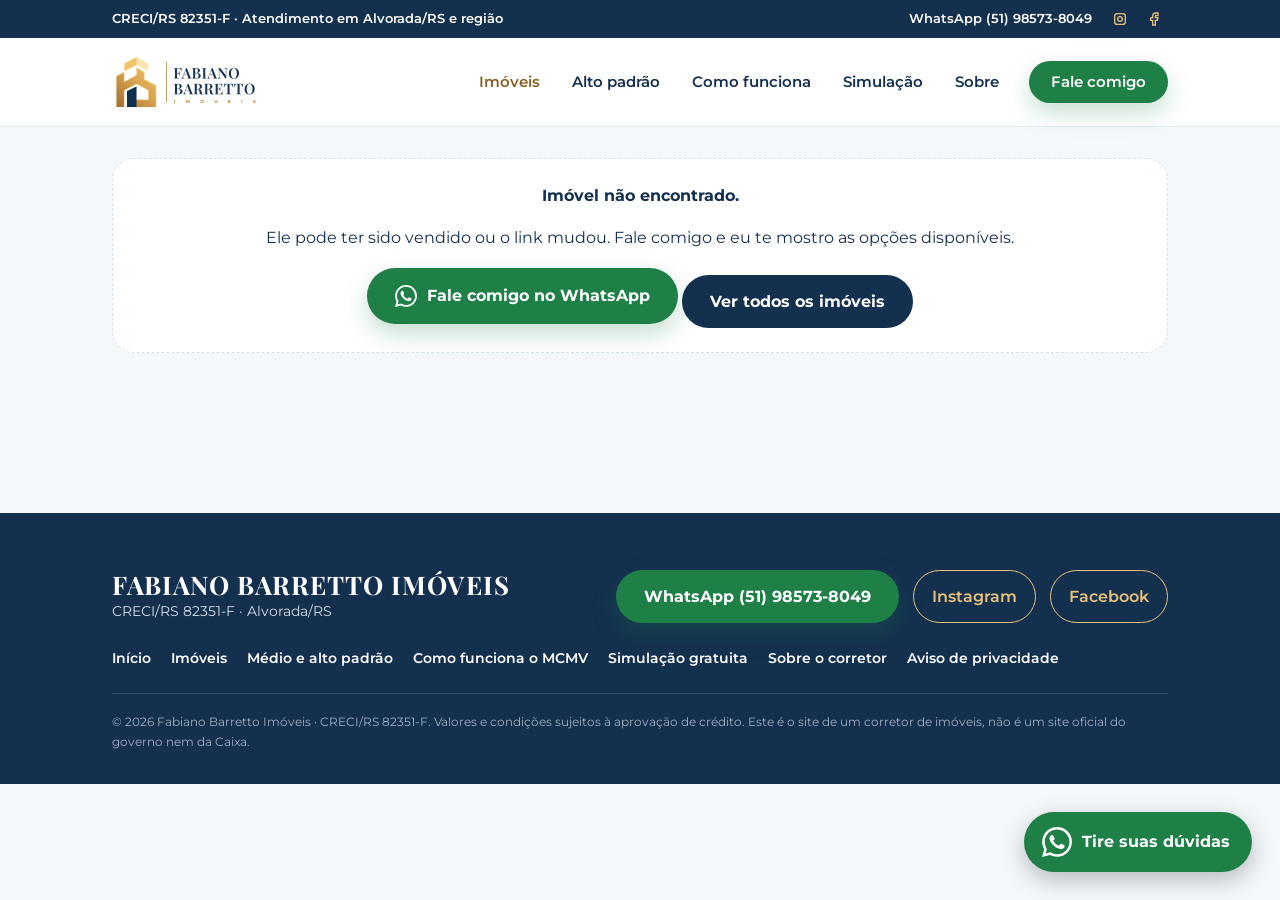
<file: imovel.html>
<!doctype html>
<html lang="pt-BR">
<head>
<meta charset="utf-8">
<meta name="viewport" content="width=device-width, initial-scale=1">
<title>Imóvel em Alvorada RS | Minha Casa Minha Vida | Fabiano Barretto Imóveis</title>
<meta name="description" content="Detalhes do imóvel em Alvorada RS. Minha Casa Minha Vida, sujeito à aprovação de crédito. Fabiano Barretto Imóveis, CRECI/RS 82351-F.">
<meta name="theme-color" content="#14304F">
<link rel="icon" href="favicon.svg" type="image/svg+xml">
<link rel="icon" href="favicon.ico" sizes="32x32">
<link rel="apple-touch-icon" href="img/apple-touch-icon.png">
<meta property="og:type" content="website">
<meta property="og:locale" content="pt_BR">
<meta property="og:site_name" content="Fabiano Barretto Imóveis">
<meta property="og:title" content="Imóvel em Alvorada RS | Fabiano Barretto Imóveis">
<meta property="og:description" content="Imóvel em Alvorada RS para o Minha Casa Minha Vida. Veja fotos, valor a partir de e fale comigo no WhatsApp.">
<meta property="og:url" content="https://fabianobarrettoimoveis.com.br/imovel.html">
<meta property="og:image" content="https://fabianobarrettoimoveis.com.br/img/og-imagem.png">
<meta property="og:image:type" content="image/png">
<meta property="og:image:width" content="1080">
<meta property="og:image:height" content="1080">
<meta property="og:image:alt" content="Logotipo Fabiano Barretto Imóveis">
<link rel="preconnect" href="https://fonts.googleapis.com">
<link rel="preconnect" href="https://fonts.gstatic.com" crossorigin>
<link href="https://fonts.googleapis.com/css2?family=Montserrat:wght@400;500;600;700;800&family=Playfair+Display:wght@600;700&display=swap" rel="stylesheet">
<link rel="stylesheet" href="css/style.css">
</head>
<body>
<a class="skip" href="#conteudo">Ir para o conteúdo</a>
<div class="topo-barra">
  <div class="container">
    <span><span class="topo-texto-curto">CRECI/RS 82351-F · Alvorada/RS</span><span class="topo-texto-longo">CRECI/RS 82351-F · Atendimento em Alvorada/RS e região</span></span>
    <div class="topo-direita">
      <a class="topo-wa" href="https://wa.me/5551985738049" target="_blank" rel="noopener">WhatsApp (51) 98573-8049</a>
      <div class="topo-redes">
        <a href="https://instagram.com/fabianobarrettoimoveis" target="_blank" rel="noopener" aria-label="Instagram"><svg viewBox="0 0 24 24" fill="none" stroke="currentColor" stroke-width="2" aria-hidden="true"><rect x="4" y="4" width="16" height="16" rx="4"></rect><circle cx="12" cy="12" r="3.5"></circle><path d="M16.5 7.5v.01"></path></svg></a>
        <a href="https://www.facebook.com/profile.php?id=100082310847759" target="_blank" rel="noopener" aria-label="Facebook"><svg viewBox="0 0 24 24" fill="none" stroke="currentColor" stroke-width="2" aria-hidden="true"><path d="M7 10v4h3v7h4v-7h3l1-4h-4V8a1 1 0 0 1 1-1h3V3h-3a5 5 0 0 0-5 5v2H7"></path></svg></a>
      </div>
    </div>
  </div>
</div>
<header class="site-header">
  <div class="container header-inner">
    <a class="marca" href="index.html" aria-label="Fabiano Barretto Imóveis, página inicial">
      <img src="img/logo-site.png" alt="Fabiano Barretto Imóveis" width="157" height="54">
    </a>
    <button class="nav-toggle" type="button" aria-expanded="false" aria-controls="menu" aria-label="Abrir menu"><svg viewBox="0 0 24 24" fill="none" stroke="currentColor" stroke-width="2" aria-hidden="true"><path d="M4 7h16M4 12h16M4 17h16"></path></svg></button>
    <nav class="nav" id="menu" aria-label="Principal">
      <a href="imoveis.html" aria-current="page">Imóveis</a>
      <a href="index.html#alto-padrao">Alto padrão</a>
      <a href="como-funciona.html">Como funciona</a>
      <a href="simulacao.html">Simulação</a>
      <a href="sobre.html">Sobre</a>
      <a class="btn btn-whatsapp" href="https://wa.me/5551985738049" target="_blank" rel="noopener">Fale comigo</a>
    </nav>
  </div>
</header>

<main id="conteudo">
  <section style="padding-top:32px">
    <div class="container" id="detalhe-imovel" aria-live="polite">
      <p class="vazio">Carregando imóvel...</p>
    </div>
  </section>
</main>

<footer class="site-footer">
  <div class="container">
    <div class="footer-topo">
      <div>
        <div class="footer-nome">FABIANO BARRETTO IMÓVEIS</div>
        <div>CRECI/RS 82351-F · Alvorada/RS</div>
      </div>
      <div class="footer-botoes">
        <a class="btn btn-whatsapp" href="https://wa.me/5551985738049" target="_blank" rel="noopener">WhatsApp (51) 98573-8049</a>
        <a class="btn btn-dourado" href="https://instagram.com/fabianobarrettoimoveis" target="_blank" rel="noopener">Instagram</a>
        <a class="btn btn-dourado" href="https://www.facebook.com/profile.php?id=100082310847759" target="_blank" rel="noopener">Facebook</a>
      </div>
    </div>
    <ul class="footer-nav" aria-label="Páginas do site">
      <li><a href="index.html">Início</a></li>
      <li><a href="imoveis.html">Imóveis</a></li>
      <li><a href="imoveis.html?categoria=medio-alto">Médio e alto padrão</a></li>
      <li><a href="como-funciona.html">Como funciona o MCMV</a></li>
      <li><a href="simulacao.html">Simulação gratuita</a></li>
      <li><a href="sobre.html">Sobre o corretor</a></li>
      <li><a href="privacidade.html">Aviso de privacidade</a></li>
    </ul>
    <p class="footer-legal">&copy; <span id="ano">2026</span> Fabiano Barretto Imóveis · CRECI/RS 82351-F. Valores e condições sujeitos à aprovação de crédito. Este é o site de um corretor de imóveis, não é um site oficial do governo nem da Caixa.</p>
  </div>
</footer>

<a class="wa-flutuante" href="https://wa.me/5551985738049?text=Ol%C3%A1%2C%20Fabiano!%20Vim%20pelo%20seu%20site." target="_blank" rel="noopener" aria-label="Fale comigo no WhatsApp"><img src="img/whatsapp.svg" alt="" width="30" height="30"><span>Tire suas dúvidas</span></a>
<script src="js/main.js" defer></script>
</body>
</html>
</file>
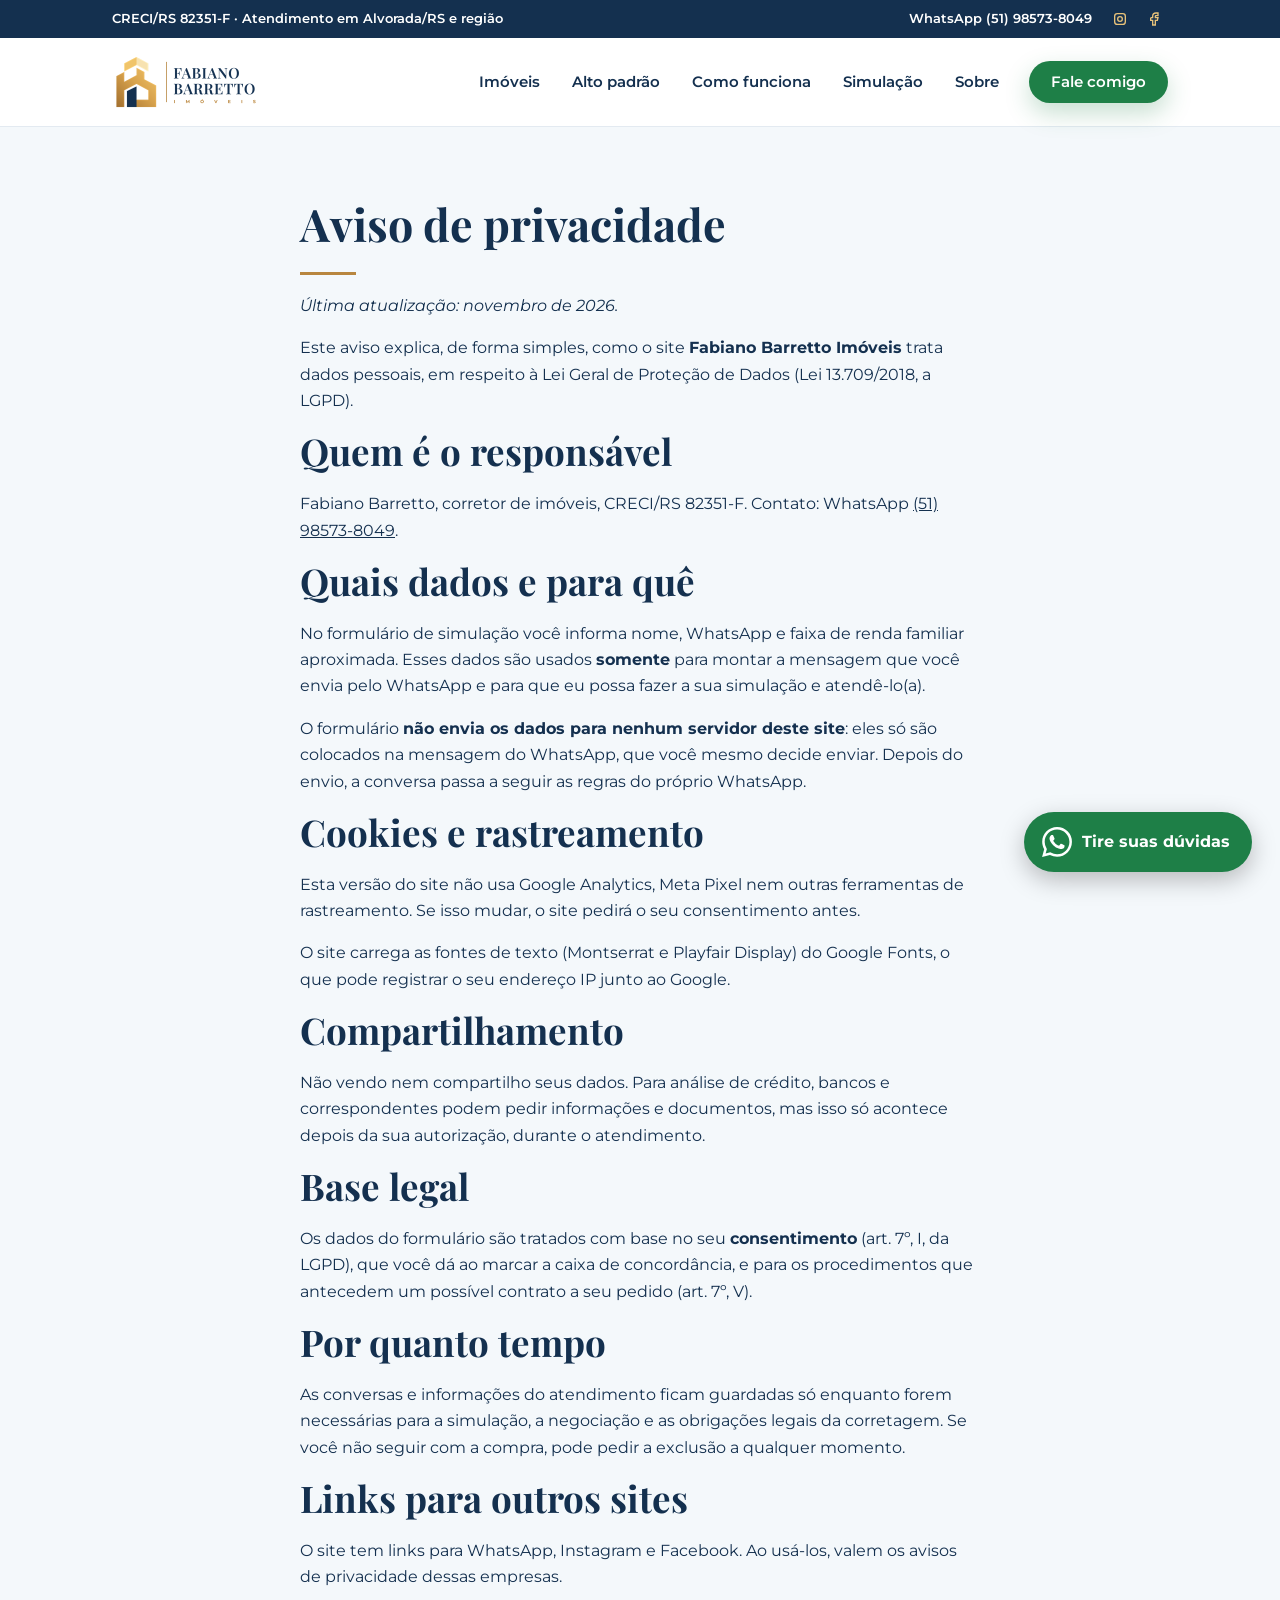
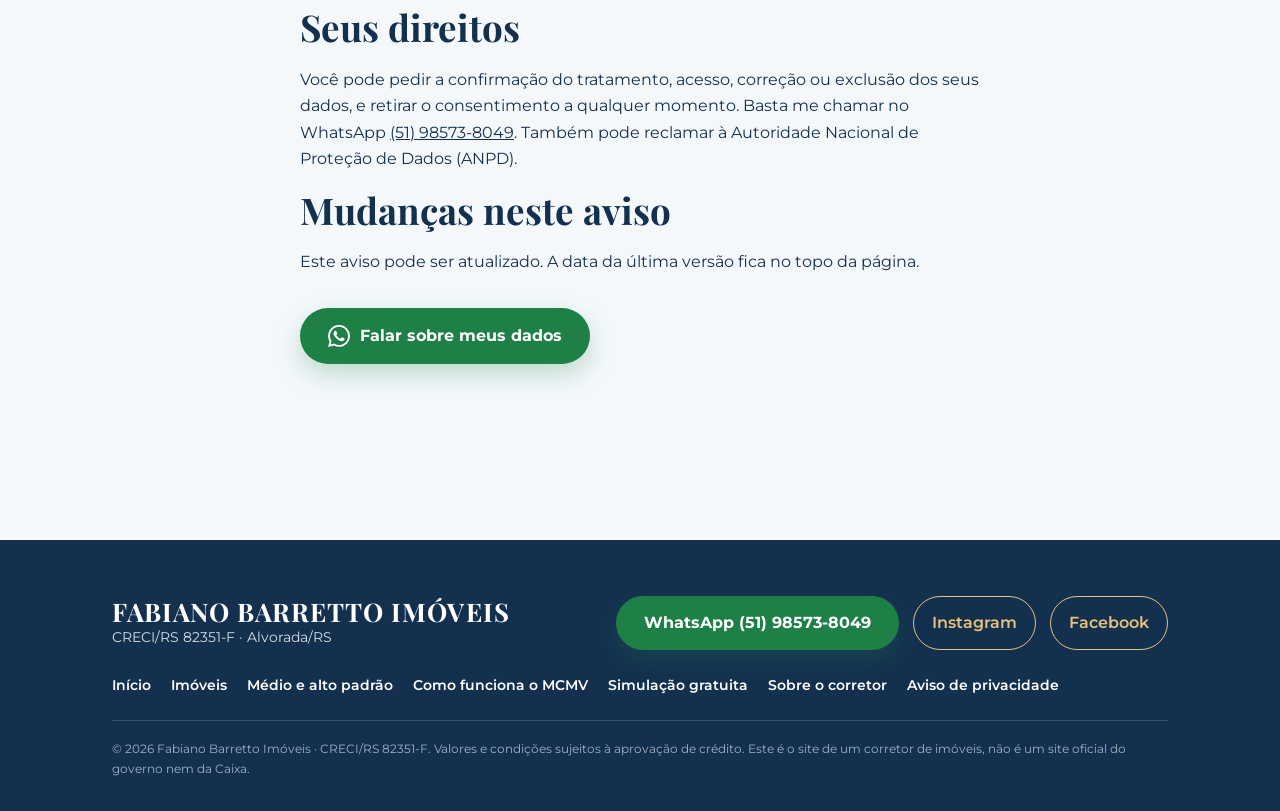
<file: privacidade.html>
<!doctype html>
<html lang="pt-BR">
<head>
<meta charset="utf-8">
<meta name="viewport" content="width=device-width, initial-scale=1">
<title>Aviso de privacidade (LGPD) | Minha Casa Minha Vida em Alvorada RS | Fabiano Barretto Imóveis</title>
<meta name="description" content="Como o site Fabiano Barretto Imóveis, corretor do Minha Casa Minha Vida em Alvorada RS, trata os seus dados pessoais conforme a LGPD.">
<link rel="canonical" href="https://fabianobarrettoimoveis.com.br/privacidade.html">
<meta name="theme-color" content="#14304F">
<link rel="icon" href="favicon.svg" type="image/svg+xml">
<link rel="icon" href="favicon.ico" sizes="32x32">
<link rel="apple-touch-icon" href="img/apple-touch-icon.png">
<meta property="og:type" content="website">
<meta property="og:locale" content="pt_BR">
<meta property="og:site_name" content="Fabiano Barretto Imóveis">
<meta property="og:title" content="Aviso de privacidade | Fabiano Barretto Imóveis">
<meta property="og:description" content="Como o site Fabiano Barretto Imóveis trata os seus dados pessoais (LGPD).">
<meta property="og:url" content="https://fabianobarrettoimoveis.com.br/privacidade.html">
<meta property="og:image" content="https://fabianobarrettoimoveis.com.br/img/og-imagem.png">
<meta property="og:image:type" content="image/png">
<meta property="og:image:width" content="1080">
<meta property="og:image:height" content="1080">
<meta property="og:image:alt" content="Logotipo Fabiano Barretto Imóveis">
<link rel="preconnect" href="https://fonts.googleapis.com">
<link rel="preconnect" href="https://fonts.gstatic.com" crossorigin>
<link href="https://fonts.googleapis.com/css2?family=Montserrat:wght@400;500;600;700;800&family=Playfair+Display:wght@600;700&display=swap" rel="stylesheet">
<link rel="stylesheet" href="css/style.css">
</head>
<body>
<a class="skip" href="#conteudo">Ir para o conteúdo</a>
<div class="topo-barra">
  <div class="container">
    <span><span class="topo-texto-curto">CRECI/RS 82351-F · Alvorada/RS</span><span class="topo-texto-longo">CRECI/RS 82351-F · Atendimento em Alvorada/RS e região</span></span>
    <div class="topo-direita">
      <a class="topo-wa" href="https://wa.me/5551985738049" target="_blank" rel="noopener">WhatsApp (51) 98573-8049</a>
      <div class="topo-redes">
        <a href="https://instagram.com/fabianobarrettoimoveis" target="_blank" rel="noopener" aria-label="Instagram"><svg viewBox="0 0 24 24" fill="none" stroke="currentColor" stroke-width="2" aria-hidden="true"><rect x="4" y="4" width="16" height="16" rx="4"></rect><circle cx="12" cy="12" r="3.5"></circle><path d="M16.5 7.5v.01"></path></svg></a>
        <a href="https://www.facebook.com/profile.php?id=100082310847759" target="_blank" rel="noopener" aria-label="Facebook"><svg viewBox="0 0 24 24" fill="none" stroke="currentColor" stroke-width="2" aria-hidden="true"><path d="M7 10v4h3v7h4v-7h3l1-4h-4V8a1 1 0 0 1 1-1h3V3h-3a5 5 0 0 0-5 5v2H7"></path></svg></a>
      </div>
    </div>
  </div>
</div>
<header class="site-header">
  <div class="container header-inner">
    <a class="marca" href="index.html" aria-label="Fabiano Barretto Imóveis, página inicial">
      <img src="img/logo-site.png" alt="Fabiano Barretto Imóveis" width="157" height="54">
    </a>
    <button class="nav-toggle" type="button" aria-expanded="false" aria-controls="menu" aria-label="Abrir menu"><svg viewBox="0 0 24 24" fill="none" stroke="currentColor" stroke-width="2" aria-hidden="true"><path d="M4 7h16M4 12h16M4 17h16"></path></svg></button>
    <nav class="nav" id="menu" aria-label="Principal">
      <a href="imoveis.html">Imóveis</a>
      <a href="index.html#alto-padrao">Alto padrão</a>
      <a href="como-funciona.html">Como funciona</a>
      <a href="simulacao.html">Simulação</a>
      <a href="sobre.html">Sobre</a>
      <a class="btn btn-whatsapp" href="https://wa.me/5551985738049" target="_blank" rel="noopener">Fale comigo</a>
    </nav>
  </div>
</header>

<main id="conteudo">
  <section>
    <div class="container" style="max-width:760px">
      <h1>Aviso de privacidade</h1>
      <hr class="linha-dourada">
      <p><em>Última atualização: novembro de 2026.</em></p>
      <p>Este aviso explica, de forma simples, como o site <strong>Fabiano Barretto Imóveis</strong> trata dados pessoais, em respeito à Lei Geral de Proteção de Dados (Lei 13.709/2018, a LGPD).</p>

      <h2>Quem é o responsável</h2>
      <p>Fabiano Barretto, corretor de imóveis, CRECI/RS 82351-F. Contato: WhatsApp <a href="https://wa.me/5551985738049">(51) 98573-8049</a>.</p>

      <h2>Quais dados e para quê</h2>
      <p>No formulário de simulação você informa nome, WhatsApp e faixa de renda familiar aproximada. Esses dados são usados <strong>somente</strong> para montar a mensagem que você envia pelo WhatsApp e para que eu possa fazer a sua simulação e atendê-lo(a).</p>
      <p>O formulário <strong>não envia os dados para nenhum servidor deste site</strong>: eles só são colocados na mensagem do WhatsApp, que você mesmo decide enviar. Depois do envio, a conversa passa a seguir as regras do próprio WhatsApp.</p>

      <h2>Cookies e rastreamento</h2>
      <p>Esta versão do site não usa Google Analytics, Meta Pixel nem outras ferramentas de rastreamento. Se isso mudar, o site pedirá o seu consentimento antes.</p>
      <p>O site carrega as fontes de texto (Montserrat e Playfair Display) do Google Fonts, o que pode registrar o seu endereço IP junto ao Google.</p>

      <h2>Compartilhamento</h2>
      <p>Não vendo nem compartilho seus dados. Para análise de crédito, bancos e correspondentes podem pedir informações e documentos, mas isso só acontece depois da sua autorização, durante o atendimento.</p>

      <h2>Base legal</h2>
      <p>Os dados do formulário são tratados com base no seu <strong>consentimento</strong> (art. 7º, I, da LGPD), que você dá ao marcar a caixa de concordância, e para os procedimentos que antecedem um possível contrato a seu pedido (art. 7º, V).</p>

      <h2>Por quanto tempo</h2>
      <p>As conversas e informações do atendimento ficam guardadas só enquanto forem necessárias para a simulação, a negociação e as obrigações legais da corretagem. Se você não seguir com a compra, pode pedir a exclusão a qualquer momento.</p>

      <h2>Links para outros sites</h2>
      <p>O site tem links para WhatsApp, Instagram e Facebook. Ao usá-los, valem os avisos de privacidade dessas empresas.</p>

      <h2>Seus direitos</h2>
      <p>Você pode pedir a confirmação do tratamento, acesso, correção ou exclusão dos seus dados, e retirar o consentimento a qualquer momento. Basta me chamar no WhatsApp <a href="https://wa.me/5551985738049">(51) 98573-8049</a>. Também pode reclamar à Autoridade Nacional de Proteção de Dados (ANPD).</p>

      <h2>Mudanças neste aviso</h2>
      <p>Este aviso pode ser atualizado. A data da última versão fica no topo da página.</p>

      <p style="margin-top:32px"><a class="btn btn-whatsapp" href="https://wa.me/5551985738049?text=Ol%C3%A1%2C%20Fabiano!%20Tenho%20uma%20d%C3%BAvida%20sobre%20meus%20dados." target="_blank" rel="noopener"><img src="img/whatsapp.svg" alt="" width="22" height="22">Falar sobre meus dados</a></p>
    </div>
  </section>
</main>

<footer class="site-footer">
  <div class="container">
    <div class="footer-topo">
      <div>
        <div class="footer-nome">FABIANO BARRETTO IMÓVEIS</div>
        <div>CRECI/RS 82351-F · Alvorada/RS</div>
      </div>
      <div class="footer-botoes">
        <a class="btn btn-whatsapp" href="https://wa.me/5551985738049" target="_blank" rel="noopener">WhatsApp (51) 98573-8049</a>
        <a class="btn btn-dourado" href="https://instagram.com/fabianobarrettoimoveis" target="_blank" rel="noopener">Instagram</a>
        <a class="btn btn-dourado" href="https://www.facebook.com/profile.php?id=100082310847759" target="_blank" rel="noopener">Facebook</a>
      </div>
    </div>
    <ul class="footer-nav" aria-label="Páginas do site">
      <li><a href="index.html">Início</a></li>
      <li><a href="imoveis.html">Imóveis</a></li>
      <li><a href="imoveis.html?categoria=medio-alto">Médio e alto padrão</a></li>
      <li><a href="como-funciona.html">Como funciona o MCMV</a></li>
      <li><a href="simulacao.html">Simulação gratuita</a></li>
      <li><a href="sobre.html">Sobre o corretor</a></li>
      <li><a href="privacidade.html">Aviso de privacidade</a></li>
    </ul>
    <p class="footer-legal">&copy; <span id="ano">2026</span> Fabiano Barretto Imóveis · CRECI/RS 82351-F. Valores e condições sujeitos à aprovação de crédito. Este é o site de um corretor de imóveis, não é um site oficial do governo nem da Caixa.</p>
  </div>
</footer>

<a class="wa-flutuante" href="https://wa.me/5551985738049?text=Ol%C3%A1%2C%20Fabiano!%20Vim%20pelo%20seu%20site." target="_blank" rel="noopener" aria-label="Fale comigo no WhatsApp"><img src="img/whatsapp.svg" alt="" width="30" height="30"><span>Tire suas dúvidas</span></a>
<script src="js/main.js" defer></script>
</body>
</html>
</file>
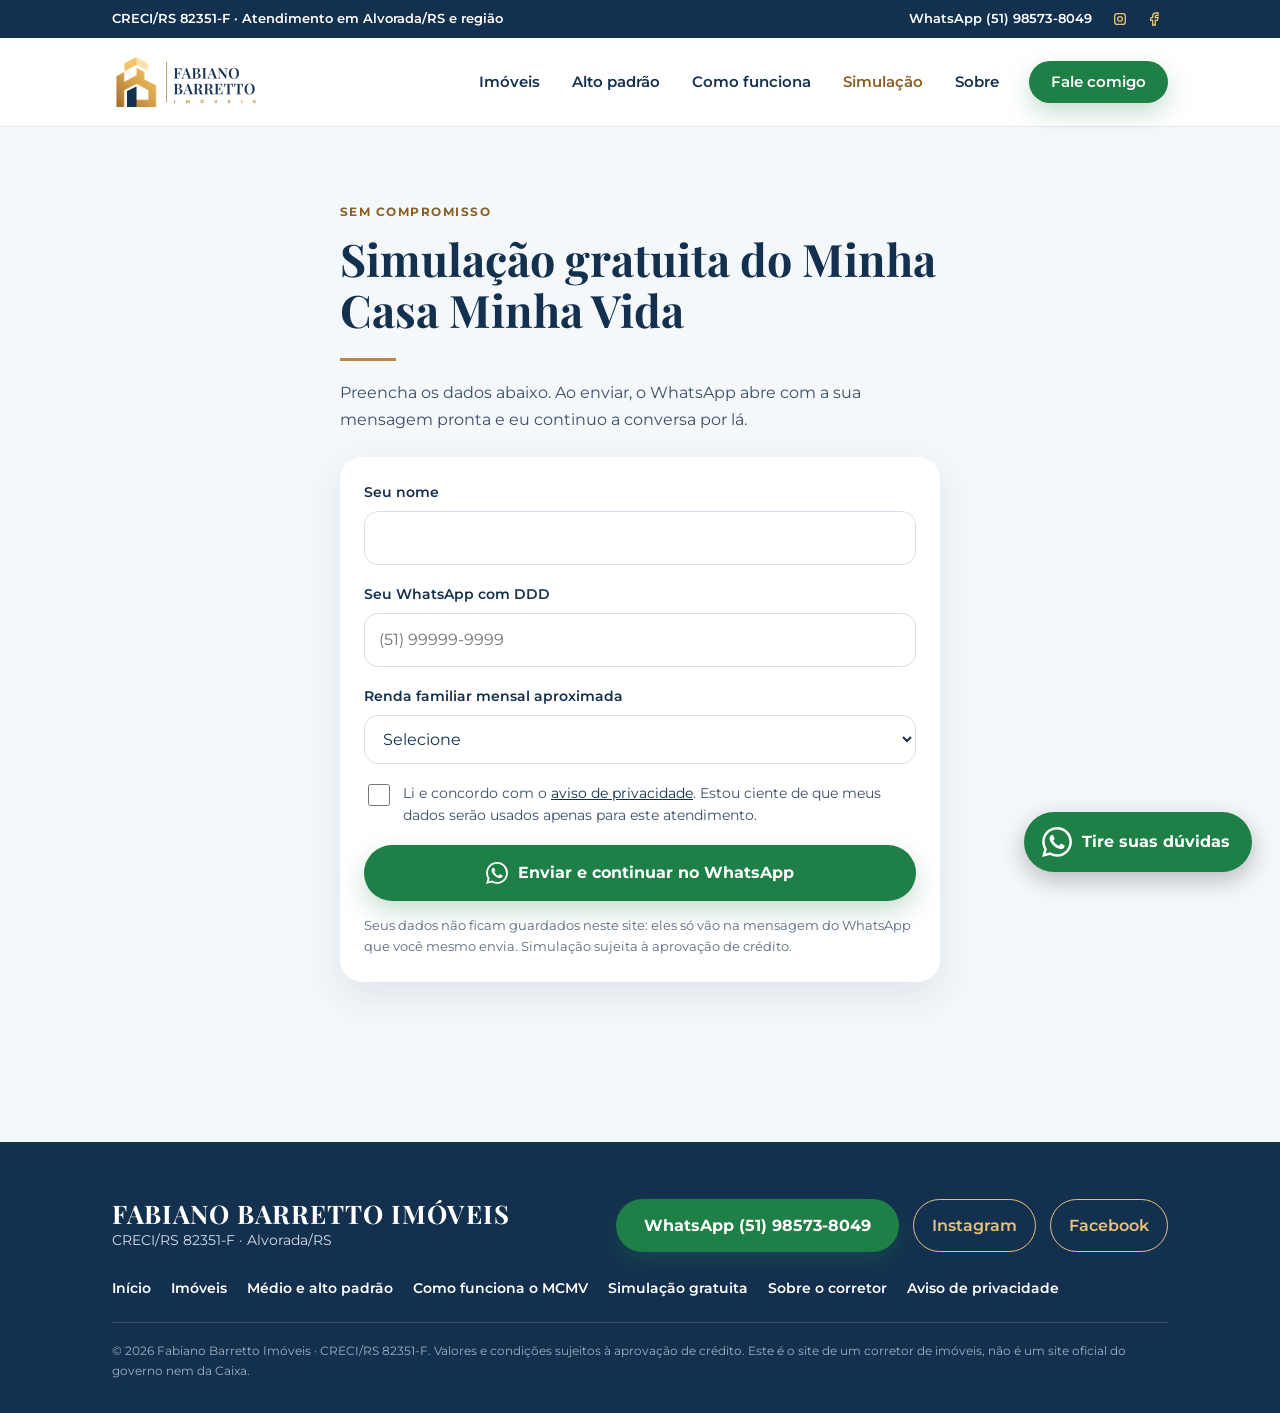
<file: simulacao.html>
<!doctype html>
<html lang="pt-BR">
<head>
<meta charset="utf-8">
<meta name="viewport" content="width=device-width, initial-scale=1">
<title>Simulação gratuita Minha Casa Minha Vida em Alvorada RS | Fabiano Barretto Imóveis</title>
<meta name="description" content="Faça sua simulação gratuita do Minha Casa Minha Vida em Alvorada RS. Preencha nome, WhatsApp e renda e continue a conversa com o corretor Fabiano Barretto, CRECI/RS 82351-F.">
<link rel="canonical" href="https://fabianobarrettoimoveis.com.br/simulacao.html">
<meta name="theme-color" content="#14304F">
<link rel="icon" href="favicon.svg" type="image/svg+xml">
<link rel="icon" href="favicon.ico" sizes="32x32">
<link rel="apple-touch-icon" href="img/apple-touch-icon.png">
<meta property="og:type" content="website">
<meta property="og:locale" content="pt_BR">
<meta property="og:site_name" content="Fabiano Barretto Imóveis">
<meta property="og:title" content="Simulação gratuita Minha Casa Minha Vida | Fabiano Barretto Imóveis">
<meta property="og:description" content="Descubra o que é possível para a sua família. Simulação gratuita pelo WhatsApp.">
<meta property="og:url" content="https://fabianobarrettoimoveis.com.br/simulacao.html">
<meta property="og:image" content="https://fabianobarrettoimoveis.com.br/img/og-imagem.png">
<meta property="og:image:type" content="image/png">
<meta property="og:image:width" content="1080">
<meta property="og:image:height" content="1080">
<meta property="og:image:alt" content="Logotipo Fabiano Barretto Imóveis">
<link rel="preconnect" href="https://fonts.googleapis.com">
<link rel="preconnect" href="https://fonts.gstatic.com" crossorigin>
<link href="https://fonts.googleapis.com/css2?family=Montserrat:wght@400;500;600;700;800&family=Playfair+Display:wght@600;700&display=swap" rel="stylesheet">
<link rel="stylesheet" href="css/style.css">
</head>
<body>
<a class="skip" href="#conteudo">Ir para o conteúdo</a>
<div class="topo-barra">
  <div class="container">
    <span><span class="topo-texto-curto">CRECI/RS 82351-F · Alvorada/RS</span><span class="topo-texto-longo">CRECI/RS 82351-F · Atendimento em Alvorada/RS e região</span></span>
    <div class="topo-direita">
      <a class="topo-wa" href="https://wa.me/5551985738049" target="_blank" rel="noopener">WhatsApp (51) 98573-8049</a>
      <div class="topo-redes">
        <a href="https://instagram.com/fabianobarrettoimoveis" target="_blank" rel="noopener" aria-label="Instagram"><svg viewBox="0 0 24 24" fill="none" stroke="currentColor" stroke-width="2" aria-hidden="true"><rect x="4" y="4" width="16" height="16" rx="4"></rect><circle cx="12" cy="12" r="3.5"></circle><path d="M16.5 7.5v.01"></path></svg></a>
        <a href="https://www.facebook.com/profile.php?id=100082310847759" target="_blank" rel="noopener" aria-label="Facebook"><svg viewBox="0 0 24 24" fill="none" stroke="currentColor" stroke-width="2" aria-hidden="true"><path d="M7 10v4h3v7h4v-7h3l1-4h-4V8a1 1 0 0 1 1-1h3V3h-3a5 5 0 0 0-5 5v2H7"></path></svg></a>
      </div>
    </div>
  </div>
</div>
<header class="site-header">
  <div class="container header-inner">
    <a class="marca" href="index.html" aria-label="Fabiano Barretto Imóveis, página inicial">
      <img src="img/logo-site.png" alt="Fabiano Barretto Imóveis" width="157" height="54">
    </a>
    <button class="nav-toggle" type="button" aria-expanded="false" aria-controls="menu" aria-label="Abrir menu"><svg viewBox="0 0 24 24" fill="none" stroke="currentColor" stroke-width="2" aria-hidden="true"><path d="M4 7h16M4 12h16M4 17h16"></path></svg></button>
    <nav class="nav" id="menu" aria-label="Principal">
      <a href="imoveis.html">Imóveis</a>
      <a href="index.html#alto-padrao">Alto padrão</a>
      <a href="como-funciona.html">Como funciona</a>
      <a href="simulacao.html" aria-current="page">Simulação</a>
      <a href="sobre.html">Sobre</a>
      <a class="btn btn-whatsapp" href="https://wa.me/5551985738049" target="_blank" rel="noopener">Fale comigo</a>
    </nav>
  </div>
</header>

<main id="conteudo">
  <section>
    <div class="container" style="max-width:680px">
      <div class="titulo-secao">
        <span class="eyebrow">Sem compromisso</span>
        <h1>Simulação gratuita do Minha Casa Minha Vida</h1>
        <hr class="linha-dourada">
        <p>Preencha os dados abaixo. Ao enviar, o WhatsApp abre com a sua mensagem pronta e eu continuo a conversa por lá.</p>
      </div>

      <form class="form-card" id="form-simulacao" novalidate>
        <div class="campo">
          <label for="nome">Seu nome</label>
          <input id="nome" name="nome" type="text" autocomplete="name" required aria-describedby="erro-nome">
          <div class="campo-erro" id="erro-nome">Digite seu nome.</div>
        </div>
        <div class="campo">
          <label for="telefone">Seu WhatsApp com DDD</label>
          <input id="telefone" name="telefone" type="tel" inputmode="tel" autocomplete="tel" placeholder="(51) 99999-9999" required aria-describedby="erro-telefone">
          <div class="campo-erro" id="erro-telefone">Digite um WhatsApp válido, com DDD.</div>
        </div>
        <div class="campo">
          <label for="renda">Renda familiar mensal aproximada</label>
          <select id="renda" name="renda" required aria-describedby="erro-renda">
            <option value="">Selecione</option>
            <option>Até R$ 3.200</option>
            <option>De R$ 3.200 a R$ 5.000</option>
            <option>De R$ 5.000 a R$ 9.600</option>
            <option>De R$ 9.600 a R$ 13.000</option>
            <option>Acima de R$ 13.000</option>
            <option>Prefiro conversar no WhatsApp</option>
          </select>
          <div class="campo-erro" id="erro-renda">Escolha uma opção.</div>
        </div>
        <div class="campo">
          <div class="consentimento">
            <input id="consentimento" name="consentimento" type="checkbox" required aria-describedby="erro-consentimento">
            <label for="consentimento">Li e concordo com o <a href="privacidade.html" target="_blank">aviso de privacidade</a>. Estou ciente de que meus dados serão usados apenas para este atendimento.</label>
          </div>
          <div class="campo-erro" id="erro-consentimento">Para continuar, marque a caixa acima.</div>
        </div>
        <button class="btn btn-whatsapp btn-bloco" type="submit"><img src="img/whatsapp.svg" alt="" width="22" height="22">Enviar e continuar no WhatsApp</button>
        <p class="aviso-pequeno" style="margin:14px 0 0">Seus dados não ficam guardados neste site: eles só vão na mensagem do WhatsApp que você mesmo envia. Simulação sujeita à aprovação de crédito.</p>
      </form>

      <div id="confirmacao" class="caixa-aviso" hidden tabindex="-1" role="status">
        <strong>Quase lá!</strong> O WhatsApp deve ter aberto em outra aba. Se não abriu, <a href="https://wa.me/5551985738049" target="_blank" rel="noopener"><strong>clique aqui para abrir a conversa</strong></a>.
      </div>
    </div>
  </section>
</main>

<footer class="site-footer">
  <div class="container">
    <div class="footer-topo">
      <div>
        <div class="footer-nome">FABIANO BARRETTO IMÓVEIS</div>
        <div>CRECI/RS 82351-F · Alvorada/RS</div>
      </div>
      <div class="footer-botoes">
        <a class="btn btn-whatsapp" href="https://wa.me/5551985738049" target="_blank" rel="noopener">WhatsApp (51) 98573-8049</a>
        <a class="btn btn-dourado" href="https://instagram.com/fabianobarrettoimoveis" target="_blank" rel="noopener">Instagram</a>
        <a class="btn btn-dourado" href="https://www.facebook.com/profile.php?id=100082310847759" target="_blank" rel="noopener">Facebook</a>
      </div>
    </div>
    <ul class="footer-nav" aria-label="Páginas do site">
      <li><a href="index.html">Início</a></li>
      <li><a href="imoveis.html">Imóveis</a></li>
      <li><a href="imoveis.html?categoria=medio-alto">Médio e alto padrão</a></li>
      <li><a href="como-funciona.html">Como funciona o MCMV</a></li>
      <li><a href="simulacao.html">Simulação gratuita</a></li>
      <li><a href="sobre.html">Sobre o corretor</a></li>
      <li><a href="privacidade.html">Aviso de privacidade</a></li>
    </ul>
    <p class="footer-legal">&copy; <span id="ano">2026</span> Fabiano Barretto Imóveis · CRECI/RS 82351-F. Valores e condições sujeitos à aprovação de crédito. Este é o site de um corretor de imóveis, não é um site oficial do governo nem da Caixa.</p>
  </div>
</footer>

<a class="wa-flutuante" href="https://wa.me/5551985738049?text=Ol%C3%A1%2C%20Fabiano!%20Vim%20pelo%20seu%20site." target="_blank" rel="noopener" aria-label="Fale comigo no WhatsApp"><img src="img/whatsapp.svg" alt="" width="30" height="30"><span>Tire suas dúvidas</span></a>
<script src="js/main.js" defer></script>
</body>
</html>
</file>
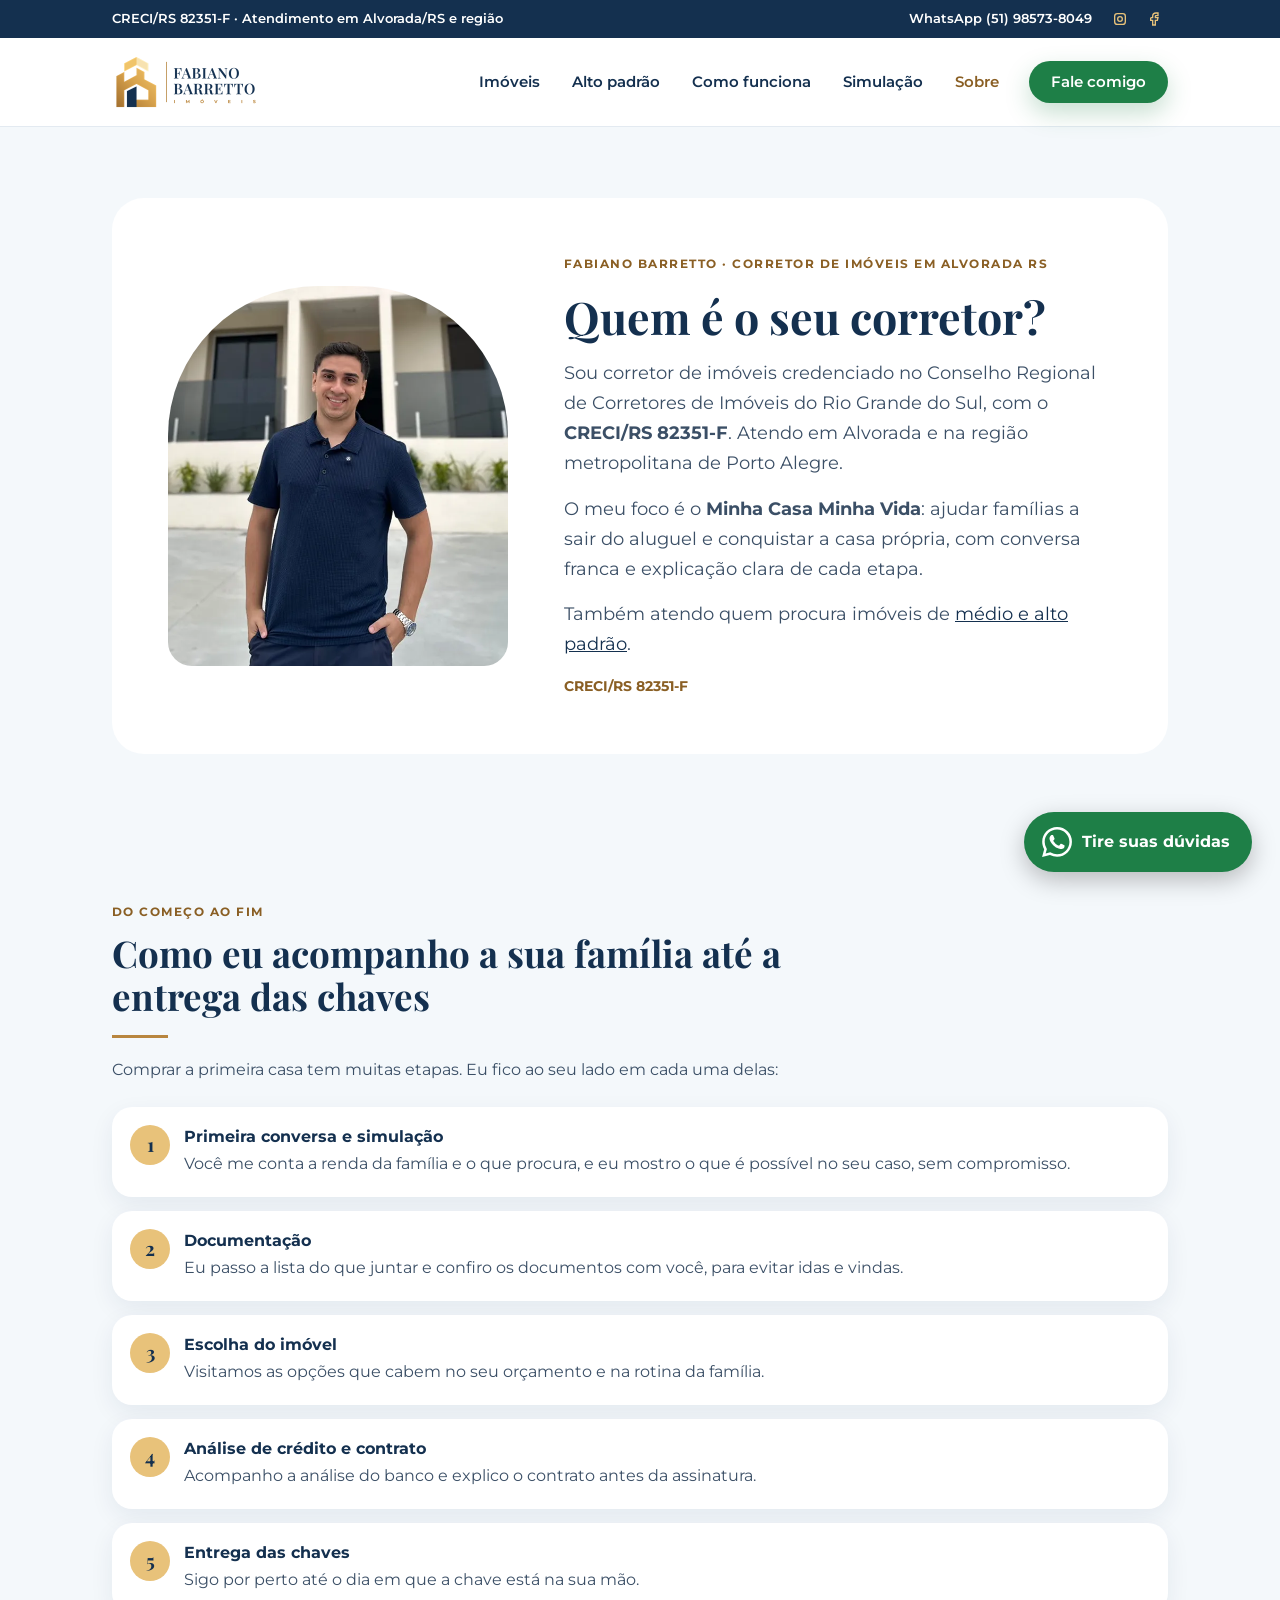
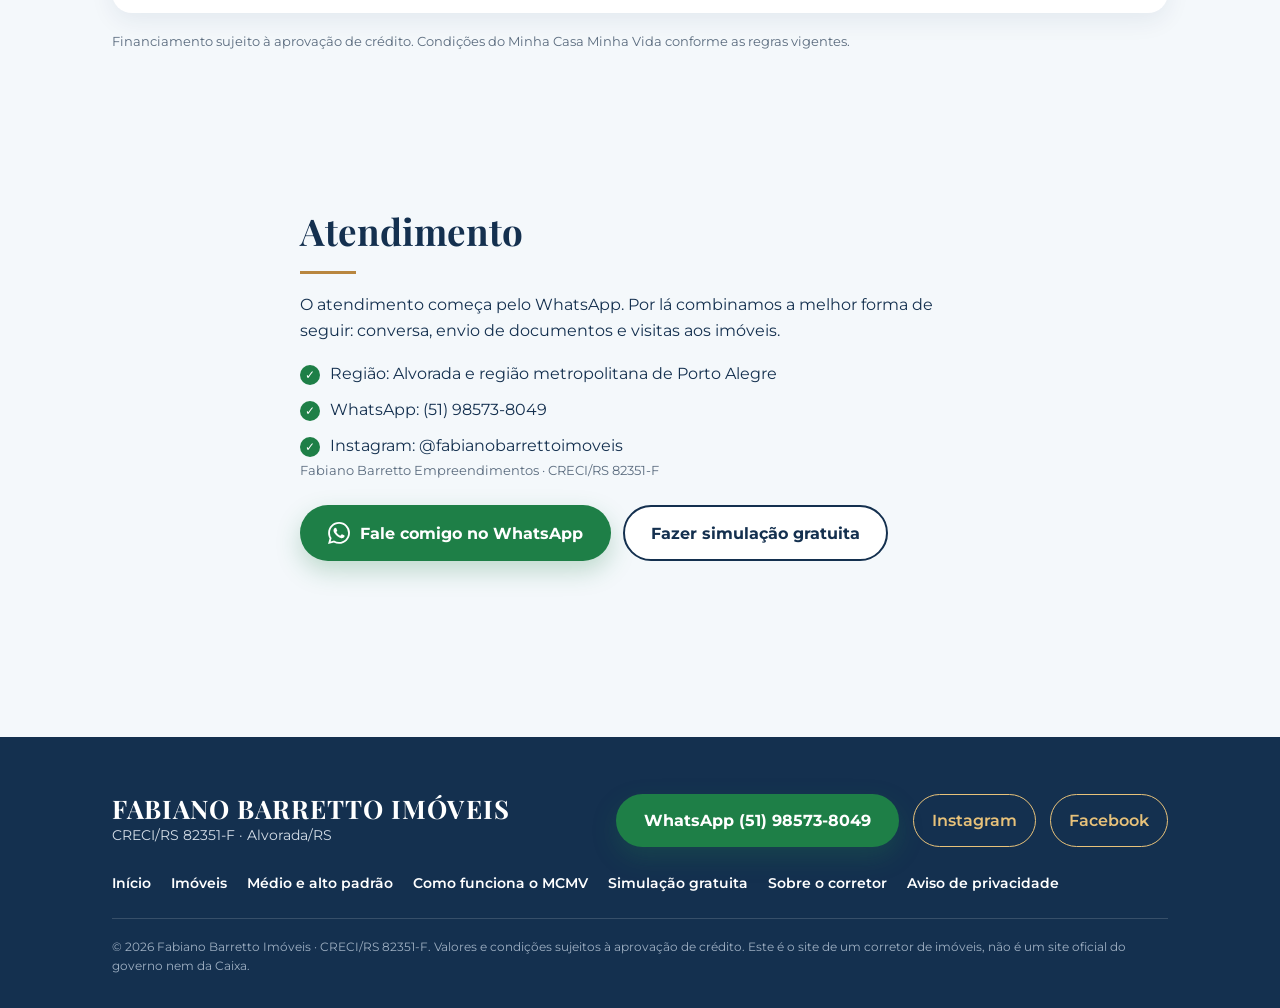
<file: sobre.html>
<!doctype html>
<html lang="pt-BR">
<head>
<meta charset="utf-8">
<meta name="viewport" content="width=device-width, initial-scale=1">
<title>Sobre o corretor Fabiano Barretto | Minha Casa Minha Vida em Alvorada RS</title>
<meta name="description" content="Conheça Fabiano Barretto, corretor de imóveis em Alvorada RS (CRECI/RS 82351-F) com foco no Minha Casa Minha Vida, que acompanha a sua família da simulação até a entrega das chaves.">
<link rel="canonical" href="https://fabianobarrettoimoveis.com.br/sobre.html">
<meta name="theme-color" content="#14304F">
<link rel="icon" href="favicon.svg" type="image/svg+xml">
<link rel="icon" href="favicon.ico" sizes="32x32">
<link rel="apple-touch-icon" href="img/apple-touch-icon.png">
<meta property="og:type" content="profile">
<meta property="og:locale" content="pt_BR">
<meta property="og:site_name" content="Fabiano Barretto Imóveis">
<meta property="og:title" content="Sobre o corretor Fabiano Barretto | Alvorada RS">
<meta property="og:description" content="Corretor de imóveis em Alvorada RS, com foco no Minha Casa Minha Vida. Acompanhamento da simulação até a entrega das chaves.">
<meta property="og:url" content="https://fabianobarrettoimoveis.com.br/sobre.html">
<meta property="og:image" content="https://fabianobarrettoimoveis.com.br/img/og-imagem.png">
<meta property="og:image:type" content="image/png">
<meta property="og:image:width" content="1080">
<meta property="og:image:height" content="1080">
<meta property="og:image:alt" content="Logotipo Fabiano Barretto Imóveis">
<link rel="preconnect" href="https://fonts.googleapis.com">
<link rel="preconnect" href="https://fonts.gstatic.com" crossorigin>
<link href="https://fonts.googleapis.com/css2?family=Montserrat:wght@400;500;600;700;800&family=Playfair+Display:wght@600;700&display=swap" rel="stylesheet">
<link rel="stylesheet" href="css/style.css">
<script type="application/ld+json">
{
  "@context": "https://schema.org",
  "@type": "AboutPage",
  "name": "Sobre o corretor Fabiano Barretto",
  "url": "https://fabianobarrettoimoveis.com.br/sobre.html",
  "inLanguage": "pt-BR",
  "about": { "@id": "https://fabianobarrettoimoveis.com.br/#corretor" }
}
</script>
</head>
<body>
<a class="skip" href="#conteudo">Ir para o conteúdo</a>
<div class="topo-barra">
  <div class="container">
    <span><span class="topo-texto-curto">CRECI/RS 82351-F · Alvorada/RS</span><span class="topo-texto-longo">CRECI/RS 82351-F · Atendimento em Alvorada/RS e região</span></span>
    <div class="topo-direita">
      <a class="topo-wa" href="https://wa.me/5551985738049" target="_blank" rel="noopener">WhatsApp (51) 98573-8049</a>
      <div class="topo-redes">
        <a href="https://instagram.com/fabianobarrettoimoveis" target="_blank" rel="noopener" aria-label="Instagram"><svg viewBox="0 0 24 24" fill="none" stroke="currentColor" stroke-width="2" aria-hidden="true"><rect x="4" y="4" width="16" height="16" rx="4"></rect><circle cx="12" cy="12" r="3.5"></circle><path d="M16.5 7.5v.01"></path></svg></a>
        <a href="https://www.facebook.com/profile.php?id=100082310847759" target="_blank" rel="noopener" aria-label="Facebook"><svg viewBox="0 0 24 24" fill="none" stroke="currentColor" stroke-width="2" aria-hidden="true"><path d="M7 10v4h3v7h4v-7h3l1-4h-4V8a1 1 0 0 1 1-1h3V3h-3a5 5 0 0 0-5 5v2H7"></path></svg></a>
      </div>
    </div>
  </div>
</div>
<header class="site-header">
  <div class="container header-inner">
    <a class="marca" href="index.html" aria-label="Fabiano Barretto Imóveis, página inicial">
      <img src="img/logo-site.png" alt="Fabiano Barretto Imóveis" width="157" height="54">
    </a>
    <button class="nav-toggle" type="button" aria-expanded="false" aria-controls="menu" aria-label="Abrir menu"><svg viewBox="0 0 24 24" fill="none" stroke="currentColor" stroke-width="2" aria-hidden="true"><path d="M4 7h16M4 12h16M4 17h16"></path></svg></button>
    <nav class="nav" id="menu" aria-label="Principal">
      <a href="imoveis.html">Imóveis</a>
      <a href="index.html#alto-padrao">Alto padrão</a>
      <a href="como-funciona.html">Como funciona</a>
      <a href="simulacao.html">Simulação</a>
      <a href="sobre.html" aria-current="page">Sobre</a>
      <a class="btn btn-whatsapp" href="https://wa.me/5551985738049" target="_blank" rel="noopener">Fale comigo</a>
    </nav>
  </div>
</header>

<main id="conteudo">
  <section>
    <div class="container">
     <div class="bloco-sobre">
      <div class="foto-arco">
        <picture>
          <source media="(min-width:720px)" srcset="img/fabiano-sobre-640.webp">
          <img src="img/fabiano-sobre-400.webp" width="400" height="500" alt="Fabiano Barretto, corretor de imóveis em Alvorada RS" fetchpriority="high">
        </picture>
      </div>
      <div style="display:flex;flex-direction:column;gap:16px">
        <span class="eyebrow" style="margin:0">Fabiano Barretto · corretor de imóveis em Alvorada RS</span>
        <h1 style="margin:0">Quem é o seu corretor?</h1>
        <p>Sou corretor de imóveis credenciado no Conselho Regional de Corretores de Imóveis do Rio Grande do Sul, com o <strong>CRECI/RS 82351-F</strong>. Atendo em Alvorada e na região metropolitana de Porto Alegre.</p>
        <p>O meu foco é o <strong>Minha Casa Minha Vida</strong>: ajudar famílias a sair do aluguel e conquistar a casa própria, com conversa franca e explicação clara de cada etapa.</p>
        <p>Também atendo quem procura imóveis de <a href="imoveis.html?categoria=medio-alto">médio e alto padrão</a>.</p>
        <span class="creci-destaque">CRECI/RS 82351-F</span>
      </div>
     </div>
    </div>
  </section>

  <section class="secao-gelo">
    <div class="container">
      <div class="titulo-secao">
        <span class="eyebrow">Do começo ao fim</span>
        <h2>Como eu acompanho a sua família até a entrega das chaves</h2>
        <hr class="linha-dourada">
        <p>Comprar a primeira casa tem muitas etapas. Eu fico ao seu lado em cada uma delas:</p>
      </div>
      <ol class="passos">
        <li><h3>Primeira conversa e simulação</h3><p>Você me conta a renda da família e o que procura, e eu mostro o que é possível no seu caso, sem compromisso.</p></li>
        <li><h3>Documentação</h3><p>Eu passo a lista do que juntar e confiro os documentos com você, para evitar idas e vindas.</p></li>
        <li><h3>Escolha do imóvel</h3><p>Visitamos as opções que cabem no seu orçamento e na rotina da família.</p></li>
        <li><h3>Análise de crédito e contrato</h3><p>Acompanho a análise do banco e explico o contrato antes da assinatura.</p></li>
        <li><h3>Entrega das chaves</h3><p>Sigo por perto até o dia em que a chave está na sua mão.</p></li>
      </ol>
      <p class="aviso-pequeno" style="margin-top:18px">Financiamento sujeito à aprovação de crédito. Condições do Minha Casa Minha Vida conforme as regras vigentes.</p>
    </div>
  </section>

  <section>
    <div class="container" style="max-width:760px">
      <h2>Atendimento</h2>
      <hr class="linha-dourada">
      <p>O atendimento começa pelo WhatsApp. Por lá combinamos a melhor forma de seguir: conversa, envio de documentos e visitas aos imóveis.</p>
      <ul class="lista-check">
        <li>Região: Alvorada e região metropolitana de Porto Alegre</li>
        <li>WhatsApp: (51) 98573-8049</li>
        <li>Instagram: @fabianobarrettoimoveis</li>
      </ul>
      <p class="aviso-pequeno">Fabiano Barretto Empreendimentos · CRECI/RS 82351-F</p>
      <p style="margin-top:24px;display:flex;flex-wrap:wrap;gap:12px">
        <a class="btn btn-whatsapp" href="https://wa.me/5551985738049?text=Ol%C3%A1%2C%20Fabiano!%20Vi%20a%20sua%20p%C3%A1gina%20no%20site%20e%20quero%20conversar%20sobre%20a%20minha%20casa%20pr%C3%B3pria." target="_blank" rel="noopener"><img src="img/whatsapp.svg" alt="" width="22" height="22">Fale comigo no WhatsApp</a>
        <a class="btn btn-contorno" href="simulacao.html">Fazer simulação gratuita</a>
      </p>
    </div>
  </section>
</main>

<footer class="site-footer">
  <div class="container">
    <div class="footer-topo">
      <div>
        <div class="footer-nome">FABIANO BARRETTO IMÓVEIS</div>
        <div>CRECI/RS 82351-F · Alvorada/RS</div>
      </div>
      <div class="footer-botoes">
        <a class="btn btn-whatsapp" href="https://wa.me/5551985738049" target="_blank" rel="noopener">WhatsApp (51) 98573-8049</a>
        <a class="btn btn-dourado" href="https://instagram.com/fabianobarrettoimoveis" target="_blank" rel="noopener">Instagram</a>
        <a class="btn btn-dourado" href="https://www.facebook.com/profile.php?id=100082310847759" target="_blank" rel="noopener">Facebook</a>
      </div>
    </div>
    <ul class="footer-nav" aria-label="Páginas do site">
      <li><a href="index.html">Início</a></li>
      <li><a href="imoveis.html">Imóveis</a></li>
      <li><a href="imoveis.html?categoria=medio-alto">Médio e alto padrão</a></li>
      <li><a href="como-funciona.html">Como funciona o MCMV</a></li>
      <li><a href="simulacao.html">Simulação gratuita</a></li>
      <li><a href="sobre.html">Sobre o corretor</a></li>
      <li><a href="privacidade.html">Aviso de privacidade</a></li>
    </ul>
    <p class="footer-legal">&copy; <span id="ano">2026</span> Fabiano Barretto Imóveis · CRECI/RS 82351-F. Valores e condições sujeitos à aprovação de crédito. Este é o site de um corretor de imóveis, não é um site oficial do governo nem da Caixa.</p>
  </div>
</footer>

<a class="wa-flutuante" href="https://wa.me/5551985738049?text=Ol%C3%A1%2C%20Fabiano!%20Vim%20pelo%20seu%20site." target="_blank" rel="noopener" aria-label="Fale comigo no WhatsApp"><img src="img/whatsapp.svg" alt="" width="30" height="30"><span>Tire suas dúvidas</span></a>
<script src="js/main.js" defer></script>
</body>
</html>
</file>
<file: css/style.css>
/* Fabiano Barretto Imóveis — estilos (celular primeiro)
   Visual "Claro e acolhedor" (protótipo 2, escolhido pelo usuário em 14/11/2026). */
:root{
  --marinho:#14304F;
  --marinho-2:#1d4268;
  --dourado:#B8863F;
  --dourado-texto:#8A5F24;   /* dourado escuro para texto pequeno (contraste AA) */
  --dourado-titulo:#9A6B2C;  /* dourado dos títulos grandes, sobre o fundo gelo (contraste AA para texto grande) */
  --dourado-claro:#E8C27A;
  --gelo:#F4F8FB;
  --branco:#fff;
  --verde:#2E9E5B;           /* verde da marca */
  --verde-botao:#1E7F47;     /* verde dos botões com texto branco (contraste AA) */
  --verde-botao-hover:#17663A;
  --verde-texto:#1E6B3D;
  --verde-fundo:#E3F3EA;
  --texto:#14304F;
  --texto-suave:#3B4F66;
  --texto-apoio:#5A6B7E;
  --borda:#E3EAF1;
  --borda-campo:#D6E0EA;
  --raio:22px;
  --sombra:0 8px 24px rgba(20,48,79,.07);
  --sombra-forte:0 14px 40px rgba(20,48,79,.10);
  --fonte-titulo:'Playfair Display',Georgia,'Times New Roman',serif;
  --fonte-texto:'Montserrat',system-ui,-apple-system,'Segoe UI',Arial,sans-serif;
}
*,*::before,*::after{box-sizing:border-box}
html{scroll-behavior:smooth;-webkit-text-size-adjust:100%}
body{margin:0;font-family:var(--fonte-texto);font-size:1rem;line-height:1.65;color:var(--texto);background:var(--gelo);overflow-x:hidden}
img,svg{max-width:100%;height:auto;display:block}
a{color:var(--marinho)}
a:hover{color:var(--verde-texto)}
h1,h2,h3{font-family:var(--fonte-titulo);color:var(--marinho);line-height:1.15;margin:0 0 .5em;font-weight:700}
h1{font-size:2.25rem}
h2{font-size:1.7rem}
h3{font-size:1.15rem}
p{margin:0 0 1em}
ul{padding-left:1.2em}
.container{width:100%;max-width:1136px;margin:0 auto;padding:0 20px}
.sr-only{position:absolute;width:1px;height:1px;overflow:hidden;clip:rect(0 0 0 0);white-space:nowrap}
.skip{position:absolute;left:-999px;top:8px;background:var(--marinho);color:#fff;padding:10px 16px;border-radius:8px;z-index:100}
.skip:focus{left:8px}
:focus-visible{outline:3px solid var(--dourado);outline-offset:3px;border-radius:6px}

/* Barra fina */
.topo-barra{background:var(--marinho);color:#fff;font-size:.72rem;font-weight:600}
.topo-barra .container{display:flex;justify-content:space-between;align-items:center;gap:12px;min-height:34px}
.topo-barra a{color:#fff;text-decoration:none}
.topo-barra .topo-wa{display:none;font-weight:600}
.topo-redes{display:flex;gap:6px;align-items:center}
.topo-redes a{color:var(--dourado-claro);display:flex;padding:6px}
.topo-redes svg{width:16px;height:16px}
.topo-texto-longo{display:none}

/* Cabeçalho */
.site-header{position:sticky;top:0;z-index:50;background:#fff;box-shadow:0 1px 0 var(--borda)}
.header-inner{display:flex;align-items:center;justify-content:space-between;gap:12px;min-height:68px}
.marca{display:flex;align-items:center;text-decoration:none}
.marca img{height:40px;width:auto}
.nav-toggle{width:44px;height:44px;border:0;background:var(--gelo);color:var(--marinho);border-radius:12px;display:flex;align-items:center;justify-content:center;cursor:pointer}
.nav-toggle svg{width:22px;height:22px}
.nav{display:none;position:absolute;left:0;right:0;top:100%;background:#fff;border-bottom:1px solid var(--borda);box-shadow:var(--sombra-forte);padding:8px 20px 20px}
.nav.aberto{display:block}
.nav a{display:block;padding:13px 4px;text-decoration:none;font-weight:600;color:var(--marinho);border-bottom:1px solid var(--gelo)}
.nav a[aria-current="page"]{color:var(--dourado-texto)}
.nav .btn{margin-top:14px;text-align:center;border-bottom:0}
.nav a.btn-whatsapp{color:#fff}

/* Botões */
.btn{display:inline-flex;align-items:center;justify-content:center;gap:10px;padding:15px 26px;border-radius:999px;font:inherit;font-weight:700;font-size:1rem;text-decoration:none;border:2px solid transparent;cursor:pointer;line-height:1.2;transition:background .2s,transform .1s,color .2s}
.btn:active{transform:translateY(1px)}
.btn-whatsapp{background:var(--verde-botao);color:#fff;box-shadow:0 10px 24px rgba(30,127,71,.25)}
.btn-whatsapp:hover{background:var(--verde-botao-hover);color:#fff}
.btn-marinho{background:var(--marinho);color:#fff}
.btn-marinho:hover{background:var(--marinho-2);color:#fff}
.btn-contorno{background:#fff;color:var(--marinho);border-color:var(--marinho)}
.btn-contorno:hover{background:var(--marinho);color:#fff}
.btn img,.btn svg{width:22px;height:22px;flex:none}
.btn-bloco{width:100%}
.link-seta{font-weight:700;font-size:.95rem;color:var(--verde-texto);text-decoration:none;white-space:nowrap}
.link-seta:hover{text-decoration:underline}

/* Botão flutuante WhatsApp */
.wa-flutuante{position:fixed;right:18px;bottom:18px;z-index:60;width:58px;height:58px;border-radius:999px;background:var(--verde-botao);color:#fff;display:flex;align-items:center;justify-content:center;gap:10px;box-shadow:0 8px 24px rgba(0,0,0,.25);text-decoration:none;font-weight:700}
.wa-flutuante:hover{background:var(--verde-botao-hover);color:#fff}
.wa-flutuante img{width:30px;height:30px}
.wa-flutuante span{display:none}

/* Seções */
section{padding:48px 0}
.secao-gelo{background:transparent}
.secao-branca{background:#fff}
.eyebrow{display:inline-block;font-size:.78rem;font-weight:700;letter-spacing:.12em;text-transform:uppercase;color:var(--dourado-texto);margin-bottom:10px}
.titulo-secao{max-width:720px;margin-bottom:24px}
.titulo-secao p{color:var(--texto-suave);font-size:1.02rem}
.titulo-linha{display:flex;flex-wrap:wrap;justify-content:space-between;align-items:flex-end;gap:8px 16px;margin-bottom:18px}
.titulo-linha h2{margin:0}
.titulo-linha>h2,.titulo-linha>div{flex:1 1 100%}
.linha-dourada{width:56px;height:3px;background:var(--dourado);border:0;margin:0 0 18px}
.aviso-pequeno{font-size:.82rem;color:var(--texto-apoio)}

/* Destaque (início) */
.hero{padding:28px 0 36px}
/* No celular a foto entra entre o título e o texto: .hero-texto vira "contents" e a ordem vem de "order" */
.hero-grade{display:flex;flex-direction:column;gap:18px}
.hero-texto{display:contents}
.hero-texto .selo-verde{order:1}
.hero-texto h1{order:2}
.hero-grade>.hero-foto{order:3}
.hero-texto .lead{order:4}
.hero-texto .hero-acoes{order:5}
.hero-texto .aviso-pequeno{order:6}
.selo-verde{align-self:flex-start;background:var(--verde-fundo);color:var(--verde-texto);font-size:.78rem;font-weight:700;padding:8px 14px;border-radius:999px}
.hero h1{font-size:2.25rem;line-height:1.12;margin:0}
.hero h1 span{color:var(--dourado-titulo)}
.hero .lead{font-size:1rem;line-height:1.6;color:var(--texto-suave);margin:0;max-width:35em}
.hero-acoes{display:flex;flex-direction:column;gap:12px}
.hero-foto{position:relative;width:270px;height:330px;margin:6px auto 4px}
.hero-foto::before{content:"";position:absolute;inset:0;border-radius:135px 135px 24px 24px;background:var(--dourado-claro);transform:translate(12px,10px)}
.hero-foto img{position:relative;width:100%;height:100%;border-radius:135px 135px 24px 24px;object-fit:cover;object-position:55% 75%}
.hero-cracha{display:none;position:absolute;left:-36px;bottom:36px;background:#fff;border-radius:18px;padding:14px 18px;box-shadow:0 12px 30px rgba(20,48,79,.14);flex-direction:column;gap:2px;line-height:1.3}
.hero-cracha strong{font-size:.95rem}
.hero-cracha span{font-size:.75rem;color:var(--texto-apoio)}
.hero .hero-texto .aviso-pequeno{text-align:center;margin:0}

/* Busca */
.busca{background:#fff;border-radius:22px;box-shadow:var(--sombra-forte);padding:20px;display:grid;gap:14px}
.busca-titulo{font-family:var(--fonte-texto);font-size:1.1rem;font-weight:700;margin:0}
.busca-campos{display:grid;gap:14px}
.busca label,.filtros label{font-size:.82rem;font-weight:600;color:var(--texto-suave);margin-bottom:6px}
.busca select,.filtros select{appearance:none;-webkit-appearance:none;height:50px;padding:0 40px 0 14px;border:1.5px solid var(--borda-campo);border-radius:14px;background:var(--gelo) url("data:image/svg+xml,%3Csvg xmlns='http://www.w3.org/2000/svg' width='12' height='8' viewBox='0 0 12 8'%3E%3Cpath d='M1 1l5 5 5-5' fill='none' stroke='%2314304F' stroke-width='2'/%3E%3C/svg%3E") no-repeat right 14px center;font:500 .95rem var(--fonte-texto);color:var(--marinho)}
.busca button{height:52px;border:0;border-radius:14px;background:var(--marinho);color:#fff;font:700 1rem var(--fonte-texto);cursor:pointer}
.busca button:hover{background:var(--marinho-2)}

/* Link "Também atendo médio e alto padrão" no destaque */
.link-alto{order:7;display:flex;gap:10px;align-items:center;justify-content:center;margin-top:4px;padding:14px 0 4px;border-top:1px solid #DCE4EC;font-size:.88rem;font-weight:600;color:var(--marinho);text-decoration:none}
.link-alto:hover{color:var(--dourado-texto);text-decoration:underline}
.ponto-dourado{width:8px;height:8px;border-radius:50%;background:var(--dourado);flex:none}

/* Bloco de médio e alto padrão */
.bloco-alto{background:#fff;border:1.5px solid #E8D9BD;border-radius:26px;padding:26px 0 24px;display:flex;flex-direction:column;gap:16px}
/* No celular o botão vai para baixo dos cartões: .bloco-alto-topo vira "contents" e a ordem vem de "order" */
.bloco-alto-topo{display:contents}
.bloco-alto-texto{order:1;padding:0 20px;display:flex;flex-direction:column;gap:8px}
.bloco-alto .faixa-imoveis{order:2}
.bloco-alto-texto h2{margin:0;font-size:1.6rem}
.bloco-alto-texto p{margin:0;font-size:.9rem;line-height:1.6;color:var(--texto-suave)}
.eyebrow-linha{display:flex;gap:10px;align-items:center;color:var(--dourado-texto);font-size:.7rem;font-weight:700;letter-spacing:.16em;text-transform:uppercase}
.eyebrow-linha::before{content:"";width:24px;height:1.5px;background:var(--dourado)}
.btn-exclusivo{background:var(--marinho);color:var(--dourado-claro);order:3;margin:0 20px}
.btn-exclusivo:hover{background:var(--marinho-2);color:var(--dourado-claro)}
.bloco-alto .faixa-imoveis{margin:0;padding:4px 20px 8px}
.bloco-alto .faixa-imoveis>*{flex-basis:250px}
.card-alto{box-shadow:none;border:1.5px solid var(--borda);border-radius:20px}
.card-alto .imovel-titulo{font-family:var(--fonte-titulo);font-size:1.12rem}
.etiqueta-alto{background:var(--marinho);color:var(--dourado-claro)}

/* Faixas MCMV */
.faixas{display:grid;grid-template-columns:repeat(2,minmax(0,1fr));gap:12px;margin:0;padding:0;list-style:none}
.faixas li{background:#fff;border-radius:18px;padding:16px;display:flex;flex-direction:column;gap:2px;border:1.5px solid var(--borda)}
.faixa-nome{font-size:.82rem;font-weight:700;color:var(--dourado-texto)}
.faixa-rotulo{font-size:.75rem;color:var(--texto-apoio)}
.faixa-valor{font-size:1.4rem;font-weight:800;color:var(--marinho);line-height:1.2}

/* Cartões e grades */
.grade{display:grid;gap:20px}
.card{background:#fff;border:0;border-radius:var(--raio);box-shadow:var(--sombra);overflow:hidden}
.card-corpo{padding:20px 22px 24px}

/* Faixa de imóveis que desliza no celular */
.faixa-imoveis{display:flex;gap:14px;overflow-x:auto;scroll-snap-type:x mandatory;padding:4px 20px 14px;margin:0 -20px;scrollbar-width:none}
.faixa-imoveis::-webkit-scrollbar{display:none}
.faixa-imoveis>*{flex:0 0 268px;scroll-snap-align:start}
.deslize{font-size:.75rem;color:var(--texto-apoio)}

/* Imóveis */
.imovel-card{display:flex;flex-direction:column;text-decoration:none;color:inherit;height:100%;background:#fff;border-radius:var(--raio);overflow:hidden;box-shadow:var(--sombra);transition:box-shadow .2s,transform .2s}
.imovel-card:hover{box-shadow:0 14px 34px rgba(20,48,79,.16);color:inherit}
.imovel-foto{position:relative;aspect-ratio:4/3;background:var(--gelo)}
.imovel-foto img{width:100%;height:100%;object-fit:cover}
.etiqueta{position:absolute;top:12px;left:12px;background:var(--verde-botao);color:#fff;font-size:.72rem;font-weight:700;padding:6px 11px;border-radius:999px}
.selo{position:absolute;top:12px;right:12px;background:var(--dourado-texto);color:#fff;font-size:.68rem;font-weight:700;letter-spacing:.06em;text-transform:uppercase;padding:5px 10px;border-radius:999px}
.selo-ilustrativa{background:rgba(20,48,79,.88)}
.imovel-corpo{padding:16px 18px 20px;display:flex;flex-direction:column;gap:4px;flex:1}
.imovel-titulo{font-family:var(--fonte-texto);font-size:1rem;font-weight:700;color:var(--marinho);margin:0;line-height:1.35}
.imovel-bairro{font-size:.8rem;color:var(--texto-apoio)}
.imovel-preco{font-size:.75rem;color:var(--texto-apoio);margin:6px 0 0}
.imovel-preco strong{display:block;font-size:1.2rem;font-weight:800;color:var(--marinho)}
.valor-exemplo{font-size:.72rem;color:var(--dourado-texto);font-weight:600}
.imovel-meta{display:flex;flex-wrap:wrap;gap:4px 14px;list-style:none;padding:0;margin:2px 0 0;font-size:.82rem;color:var(--texto-apoio)}
.vazio,.erro-dados{padding:24px;border:1.5px dashed var(--borda-campo);border-radius:var(--raio);background:#fff;text-align:center}
.faixa-imoveis>.vazio,.faixa-imoveis>.erro-dados{flex:1 0 100%}

/* Filtros (página de imóveis) */
.filtros{display:grid;gap:14px;background:#fff;padding:20px;border-radius:22px;margin-bottom:24px;box-shadow:var(--sombra-forte)}
label{display:block;font-weight:600;font-size:.9rem;margin-bottom:6px;color:var(--marinho)}
input,select,textarea{width:100%;font:inherit;font-size:1rem;padding:13px 14px;border:1.5px solid var(--borda-campo);border-radius:14px;background:#fff;color:var(--marinho)}
input:focus,select:focus{border-color:var(--marinho)}
.contagem{font-weight:600;color:var(--texto-suave);margin:0 0 16px}

/* Passos */
.passos{list-style:none;counter-reset:passo;padding:0;margin:0;display:grid;gap:14px}
.passos li{counter-increment:passo;position:relative;background:#fff;border-radius:20px;padding:20px 20px 20px 72px;box-shadow:var(--sombra)}
.passos li::before{content:counter(passo);position:absolute;left:18px;top:18px;width:40px;height:40px;border-radius:50%;background:var(--dourado-claro);color:var(--marinho);font-family:var(--fonte-titulo);font-weight:700;font-size:1.2rem;display:flex;align-items:center;justify-content:center}
.passos h3{font-family:var(--fonte-texto);font-size:1.02rem;margin-bottom:.3em}
.passos p{margin:0;color:var(--texto-suave)}

/* Tabela */
.tabela-rolagem{overflow-x:auto}
table{width:100%;border-collapse:collapse;background:#fff;border-radius:20px;overflow:hidden;box-shadow:var(--sombra);font-size:.95rem}
th,td{padding:14px 16px;text-align:left;border-bottom:1px solid var(--borda)}
th{background:var(--marinho);color:#fff;font-weight:600}
caption{caption-side:bottom;text-align:left;padding-top:10px;font-size:.82rem;color:var(--texto-apoio)}

/* Listas com marca */
.lista-check{list-style:none;padding:0;margin:0;display:grid;gap:10px}
.lista-check li{padding-left:30px;position:relative}
.lista-check li::before{content:"✓";position:absolute;left:0;top:0;color:#fff;background:var(--verde-botao);width:20px;height:20px;border-radius:50%;font-size:.75rem;display:flex;align-items:center;justify-content:center;margin-top:4px}

/* FAQ */
details{background:#fff;border-radius:16px;padding:0 20px;margin-bottom:10px;box-shadow:var(--sombra)}
summary{cursor:pointer;padding:18px 0;font-weight:700;color:var(--marinho)}
details p{color:var(--texto-suave)}

/* Sobre (bloco branco com foto em arco) */
.bloco-sobre{background:#fff;border-radius:26px;padding:26px 22px;display:grid;gap:18px;align-items:center}
.foto-arco img{width:100%;height:300px;border-radius:140px 140px 20px 20px;object-fit:cover;object-position:50% 20%}
.bloco-sobre h2{margin:0}
.bloco-sobre p{font-size:1rem;line-height:1.7;color:var(--texto-suave);margin:0}
.creci-destaque{font-size:.85rem;font-weight:700;color:var(--dourado-texto)}
.bloco-sobre .acoes{display:flex;flex-direction:column;gap:12px}
.sobre{display:grid;gap:24px;align-items:center}

/* Chamada final (bloco marinho) */
.cta-final .container>*{max-width:none}
.cta-final{padding-top:0}
.cta-final .container{background:var(--marinho);color:#fff;text-align:center;border-radius:26px;padding:36px 22px}
.cta-final h2{color:#fff}
.cta-final p{color:#D5DEE8;max-width:34em;margin-left:auto;margin-right:auto}
.cta-final .hero-acoes{align-items:center;justify-content:center}
.cta-final .aviso-pequeno{color:#B8C7D6}

/* Formulário */
.form-card{background:#fff;border-radius:22px;box-shadow:var(--sombra-forte);padding:24px}
.campo{margin-bottom:18px}
.campo-erro{color:#b3261e;font-size:.85rem;font-weight:600;margin-top:6px;display:none}
.campo.invalido .campo-erro{display:block}
.campo.invalido input,.campo.invalido select{border-color:#b3261e}
.consentimento{display:flex;gap:10px;align-items:flex-start;font-size:.85rem;color:var(--texto-suave)}
.consentimento input{width:22px;height:22px;flex:none;margin-top:2px}
.consentimento label{font-weight:400;font-size:.85rem;color:var(--texto-suave);margin:0}

/* Página do imóvel */
.migalhas{font-size:.88rem;margin:0 0 18px;color:var(--texto-apoio)}
.galeria{display:grid;gap:10px}
.galeria-principal{position:relative;border-radius:var(--raio);overflow:hidden;background:#fff;aspect-ratio:4/3}
.galeria-principal img{width:100%;height:100%;object-fit:contain;background:#E9EEF3}
.miniaturas{display:flex;flex-wrap:wrap;gap:10px}
.miniaturas button{padding:0;border:2px solid transparent;border-radius:12px;overflow:hidden;cursor:pointer;background:#fff;width:84px;height:64px}
.miniaturas button[aria-current="true"]{border-color:var(--dourado)}
.miniaturas img{width:100%;height:100%;object-fit:cover}
.imovel-detalhe{display:grid;gap:28px}
.preco-grande{font-family:var(--fonte-texto);font-weight:800;font-size:2rem;color:var(--marinho);margin:0}
.caixa-aviso{background:#fff8ea;border:1px solid #ecd49a;border-radius:16px;padding:16px 18px;font-size:.92rem;margin:18px 0}
.ficha{display:grid;grid-template-columns:1fr 1fr;gap:12px;list-style:none;padding:0;margin:20px 0}
.ficha li{background:var(--gelo);border-radius:14px;padding:12px 14px;font-size:.9rem;color:var(--texto-apoio)}
.ficha strong{display:block;color:var(--marinho);font-size:1.1rem}

/* Rodapé */
.site-footer{margin-top:48px;background:var(--marinho);color:#D5DEE8;padding:36px 0 104px;font-size:.9rem}
.site-footer a{color:#fff}
.footer-topo{display:flex;flex-direction:column;gap:14px}
.footer-nome{font-family:var(--fonte-titulo);font-size:1.3rem;font-weight:700;color:#fff;letter-spacing:.04em;line-height:1.2}
.footer-botoes{display:grid;grid-template-columns:repeat(2,minmax(0,1fr));gap:10px}
.footer-botoes .btn-whatsapp{grid-column:1/-1}
.btn-dourado{border:1.5px solid var(--dourado-claro);color:var(--dourado-claro);background:transparent;padding:12px 18px;font-weight:600}
.btn-dourado:hover{background:var(--dourado-claro);color:var(--marinho)}
.site-footer .btn-dourado{color:var(--dourado-claro)}
.site-footer .btn-dourado:hover{color:var(--marinho)}
.footer-nav{list-style:none;padding:0;margin:24px 0 0;display:flex;flex-wrap:wrap;gap:8px 20px}
.footer-nav a{text-decoration:none;font-weight:600}
.footer-nav a:hover{text-decoration:underline;color:#fff}
.footer-legal{border-top:1px solid rgba(255,255,255,.15);margin:22px 0 0;padding-top:18px;font-size:.75rem;color:#9FB0C3}

/* Tablet e computador */
@media (min-width:720px){
  h1{font-size:2.8rem}
  h2{font-size:2.3rem}
  section{padding:72px 0}
  .container{padding:0 40px}
  .topo-barra{font-size:.8rem}
  .topo-barra .container{min-height:38px}
  .topo-texto-curto{display:none}
  .topo-texto-longo{display:inline}
  .topo-barra .topo-wa{display:inline}
  .topo-direita{display:flex;gap:14px;align-items:center}
  .grade-2{grid-template-columns:repeat(2,1fr)}
  .grade-3{grid-template-columns:repeat(2,1fr)}
  .hero h1{font-size:3rem}
  .hero-acoes{flex-direction:row;flex-wrap:wrap}
  .hero .hero-texto .aviso-pequeno{text-align:left}
  .busca{padding:28px 32px;gap:18px}
  .busca-titulo{font-size:1.25rem}
  .busca-campos{grid-template-columns:repeat(2,minmax(0,1fr))}
  .faixas{grid-template-columns:repeat(4,minmax(0,1fr));gap:18px}
  .faixas li{padding:24px;border-radius:20px;gap:6px}
  .faixa-valor{font-size:1.9rem}
  .faixa-nome,.faixa-rotulo{font-size:.88rem}
  .titulo-linha{flex-wrap:nowrap;margin-bottom:24px}
  .titulo-linha>h2,.titulo-linha>div{flex:0 1 auto}
  .faixa-imoveis{display:grid;grid-template-columns:repeat(2,minmax(0,1fr));gap:22px;overflow:visible;padding:0;margin:0}
  .deslize{display:none}
  .link-alto{justify-content:flex-start;align-self:flex-start;font-size:.95rem;padding-top:16px}
  .bloco-alto{padding:48px;border-radius:32px;gap:28px}
  .bloco-alto-topo{display:flex;order:1;flex-direction:row;justify-content:space-between;align-items:flex-end;gap:32px}
  .bloco-alto-texto{padding:0;max-width:680px;gap:10px}
  .bloco-alto-texto h2{font-size:2.3rem}
  .bloco-alto-texto p{font-size:1.06rem}
  .eyebrow-linha{font-size:.8rem;gap:12px}
  .eyebrow-linha::before{width:32px}
  .btn-exclusivo{margin:0;flex:0 0 auto}
  .bloco-alto .faixa-imoveis{padding:0}
  .card-alto .imovel-foto{aspect-ratio:auto;height:230px}
  .card-alto .imovel-titulo{font-size:1.3rem}
  .card-alto .preco-linha{display:flex;justify-content:space-between;align-items:baseline;margin-top:10px;padding-top:12px;border-top:1px solid #E8D9BD}
  .card-alto .preco-linha .imovel-preco{margin:0}
  .filtros{grid-template-columns:repeat(3,1fr)}
  .bloco-sobre{grid-template-columns:300px 1fr;gap:48px;padding:48px;border-radius:32px}
  .foto-arco img{height:380px;border-radius:150px 150px 24px 24px}
  .bloco-sobre p{font-size:1.1rem}
  .bloco-sobre .acoes{flex-direction:row;flex-wrap:wrap}
  .sobre{grid-template-columns:2fr 1fr}
  .site-footer{margin-top:88px;padding:56px 0 32px}
  .footer-topo{flex-direction:row;justify-content:space-between;align-items:center}
  .footer-nome{font-size:1.6rem}
  .footer-botoes{display:flex;gap:14px}
  .imovel-detalhe{grid-template-columns:1.4fr 1fr;align-items:start}
  .painel-lateral{position:sticky;top:110px}
  .wa-flutuante{right:28px;bottom:28px;width:auto;height:60px;padding:0 22px 0 18px}
  .wa-flutuante span{display:inline}
}
@media (min-width:960px){
  .header-inner{min-height:88px}
  .marca img{height:54px}
  .nav-toggle{display:none}
  .nav{display:flex;position:static;box-shadow:none;border:0;padding:0;align-items:center;gap:28px}
  .nav a{border:0;padding:8px 2px;font-size:.95rem}
  .nav .btn{margin:0;padding:12px 22px;font-size:.95rem}
  .grade-3{grid-template-columns:repeat(3,1fr)}
  .hero{padding:64px 0 48px}
  .hero-grade{display:grid;grid-template-columns:1.1fr .9fr;gap:64px;align-items:center}
  .hero-texto{display:flex;flex-direction:column;gap:22px}
  .hero h1{font-size:3.6rem}
  .hero .lead{font-size:1.18rem}
  .hero-foto{width:420px;height:520px;margin:0 auto}
  .hero-foto::before{border-radius:210px 210px 32px 32px;transform:translate(18px,14px)}
  .hero-foto img{border-radius:210px 210px 32px 32px}
  .hero-cracha{display:flex}
  .busca-campos{grid-template-columns:repeat(4,minmax(0,1fr)) 180px;align-items:end}
  .faixa-imoveis{grid-template-columns:repeat(4,minmax(0,1fr))}
  .faixa-imoveis.tres{grid-template-columns:repeat(3,minmax(0,1fr))}
  .filtros{grid-template-columns:repeat(5,1fr)}
  .bloco-sobre{grid-template-columns:340px 1fr;gap:56px;padding:56px}
}
@media (prefers-reduced-motion:reduce){html{scroll-behavior:auto}*{transition:none!important}}
.faixa-imoveis[hidden]{display:none}
.deslize[hidden]{display:none}
/* Vídeo do imóvel: vertical, sem esticar; no computador limitado em altura */
.selo-video{position:absolute;left:12px;bottom:12px;background:rgba(20,48,79,.88);color:#fff;font-size:.72rem;font-weight:700;padding:5px 10px;border-radius:999px}
.video-imovel{margin:24px 0 8px}
.video-imovel h3{margin:0 0 12px}
.video-imovel video{display:block;width:100%;max-width:360px;height:auto;max-height:640px;object-fit:contain;background:#0d1f33;border-radius:var(--raio)}
.youtube-leve{position:relative;display:block;width:100%;max-width:560px;margin-top:12px;padding:0;border:0;border-radius:var(--raio);overflow:hidden;cursor:pointer;background:#000}
.youtube-leve img{width:100%;height:auto;opacity:.9}
.youtube-play{position:absolute;inset:0;margin:auto;width:68px;height:48px;border-radius:12px;background:#c4302b;color:#fff;font-size:1.4rem;display:flex;align-items:center;justify-content:center}
.youtube-frame{display:block;width:100%;max-width:560px;aspect-ratio:16/9;border:0;margin-top:12px;border-radius:var(--raio)}
/* Mini-player flutuante (canto inferior esquerdo; o WhatsApp fica à direita) */
.mini-video{position:fixed;left:12px;bottom:16px;z-index:59;width:110px;height:196px;border-radius:16px;overflow:hidden;background:#0d1f33;box-shadow:0 6px 20px rgba(0,0,0,.28);cursor:pointer}
.mini-video .mini-midia{display:block;width:100%;height:100%;object-fit:cover}
.mini-play{position:absolute;inset:0;margin:auto;width:40px;height:40px;border-radius:999px;background:rgba(20,48,79,.85);color:#fff;display:flex;align-items:center;justify-content:center;font-size:1rem}
.mini-btn{position:absolute;top:6px;width:30px;height:30px;border:0;border-radius:999px;background:rgba(13,31,51,.72);color:#fff;display:flex;align-items:center;justify-content:center;cursor:pointer;padding:0}
.mini-btn:focus-visible{outline:2px solid #fff;outline-offset:1px}
.mini-expandir{left:6px}
.mini-fechar{right:6px}
.mini-oculto{display:none}
@media (max-height:520px){.mini-video{display:none}}
@media (min-width:900px){.mini-video{left:24px;bottom:24px;width:160px;height:284px;border-radius:18px}}
.modal-video{padding:0;border:0;background:transparent;max-width:none;max-height:none;overflow:visible}
.modal-video::backdrop{background:rgba(8,18,30,.82)}
.modal-video video{display:block;width:min(94vw,calc(min(86vh,800px) * 9 / 16));height:auto;aspect-ratio:9/16;object-fit:contain;background:#000;border-radius:16px}
.modal-fechar{position:absolute;top:10px;right:10px;width:44px;height:44px;border:0;border-radius:999px;background:#fff;color:var(--marinho);display:flex;align-items:center;justify-content:center;cursor:pointer;box-shadow:0 4px 14px rgba(0,0,0,.3);z-index:1}
.com-mini-video .site-footer{padding-bottom:228px}
@media (min-width:900px){.com-mini-video .site-footer{padding-bottom:330px}}
</file>
